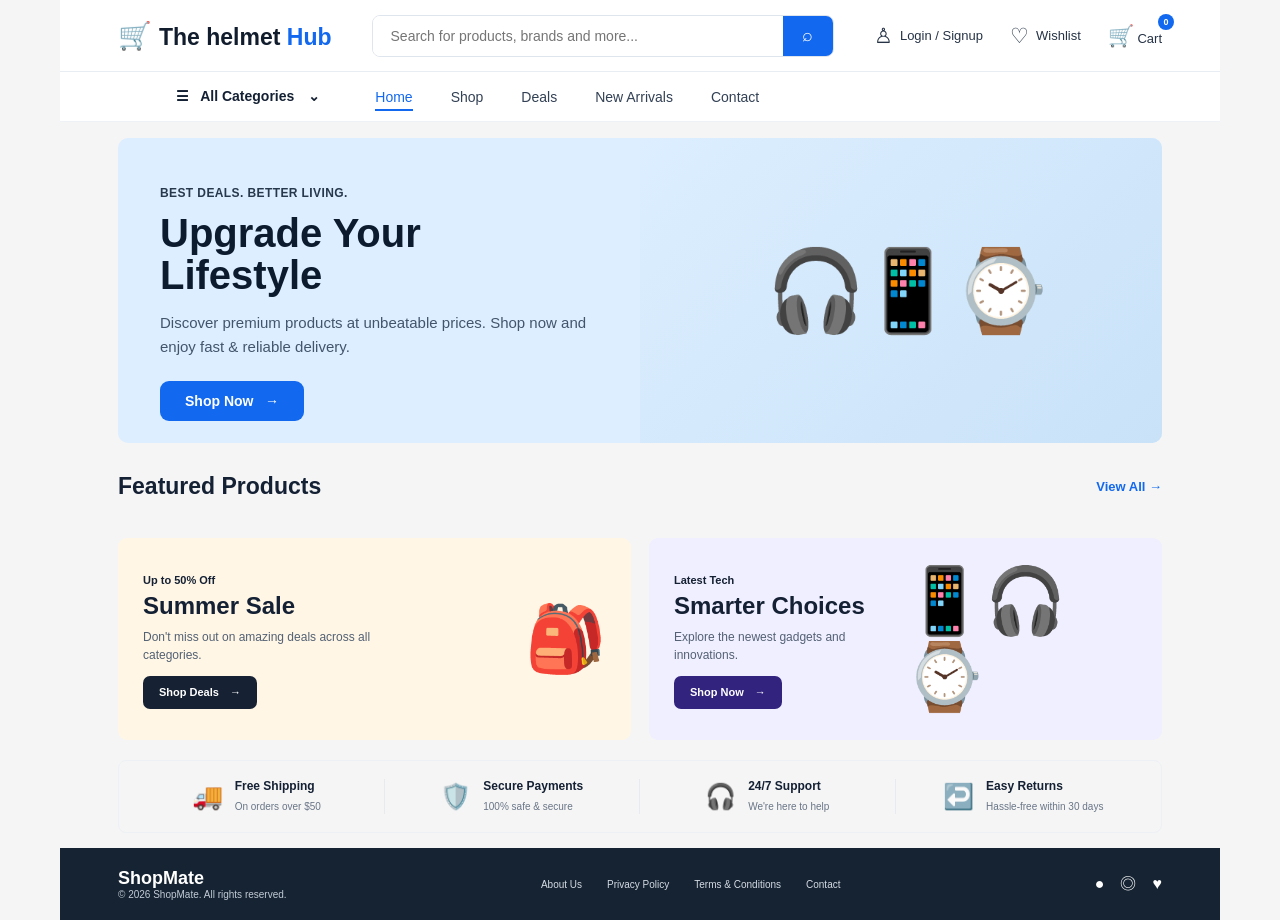
<file: index.html>
<!DOCTYPE html>
<html lang="en">

<head>
    <meta charset="UTF-8">
    <meta name="viewport" content="width=device-width, initial-scale=1.0">
    <title>The helmet Hub - Super Market - By Nasr</title>
    <link rel="stylesheet" href="CSS/style.css">
</head>

<body>

    <div class="complete-body-container">
        <!-- Aapka sara content -->
        <!-- ================= HEADER ================= -->

        <div class="display-header">
            <header class="top-header">

                <div class="logo">
                    <span class="logo-icon">🛒</span>The helmet <span>Hub</span>
                </div>

                <div class="search-box">
                    <input type="text" placeholder="Search for products, brands and more...">
                    <button class="search-btn">⌕</button>
                </div>

                <div class="header-actions">

                    <div class="header-action">
                        <span class="icon">♙</span>
                        <span>Login / Signup</span>
                    </div>

                    <div class="header-action">
                        <span class="icon">♡</span>
                        <span>Wishlist</span>
                    </div>

                    <div class="header-action cart">
                        <a href="HTML/card.html">

                            <span class="icon">🛒</span>
                            <span>Cart</span>
                            <b class="cart-count">0</b>
                        </a>
                    </div>

                </div>

            </header>

            <nav class="navigation">

                <div class="categories">
                    ☰ &nbsp; All Categories　⌄
                </div>

                <div class="nav-links">
                    <a href="index.html" class="active">Home</a>
                    <a href="#">Shop</a>
                    <a href="#">Deals</a>
                    <a href="#">New Arrivals</a>
                    <a href="#">Contact</a>
                </div>

            </nav>
        </div>





        <main class="container">

            <!-- ================= HERO ================= -->

            <section class="hero">

                <div class="hero-content">

                    <div class="hero-small-title">
                        BEST DEALS. BETTER LIVING.
                    </div>

                    <h1>
                        Upgrade Your<br>
                        Lifestyle
                    </h1>

                    <p>
                        Discover premium products at unbeatable prices.
                        Shop now and enjoy fast & reliable delivery.
                    </p>

                    <a href="#" class="shop-btn">
                        Shop Now &nbsp; →
                    </a>

                </div>

                <div class="hero-image">
                    <div class="hero-products">
                        🎧 📱 ⌚
                    </div>
                </div>

            </section>


            <!-- ================= FEATURED PRODUCTS ================= -->

            <div class="section-heading">
                <h2>Featured Products</h2>
                <a href="#" class="view-all">View All →</a>
            </div>


            <section class="products-grid">

            </section>


            <!-- ================= PROMO BANNERS ================= -->

            <section class="promos">

                <div class="promo promo-one">

                    <div class="promo-content">

                        <small>Up to 50% Off</small>

                        <h3>Summer Sale</h3>

                        <p>
                            Don't miss out on amazing deals
                            across all categories.
                        </p>

                        <a href="#" class="promo-btn">
                            Shop Deals　→
                        </a>

                    </div>

                    <div class="promo-image">
                        🎒
                    </div>

                </div>


                <div class="promo promo-two">

                    <div class="promo-content">

                        <small>Latest Tech</small>

                        <h3>Smarter Choices</h3>

                        <p>
                            Explore the newest gadgets and
                            innovations.
                        </p>

                        <a href="#" class="promo-btn">
                            Shop Now　→
                        </a>

                    </div>

                    <div class="promo-image">
                        📱🎧⌚
                    </div>

                </div>

            </section>


            <!-- ================= FEATURES ================= -->

            <section class="features">

                <div class="feature">

                    <div class="feature-icon">🚚</div>

                    <div>
                        <strong>Free Shipping</strong>
                        <span>On orders over $50</span>
                    </div>

                </div>


                <div class="feature">

                    <div class="feature-icon">🛡️</div>

                    <div>
                        <strong>Secure Payments</strong>
                        <span>100% safe & secure</span>
                    </div>

                </div>


                <div class="feature">

                    <div class="feature-icon">🎧</div>

                    <div>
                        <strong>24/7 Support</strong>
                        <span>We're here to help</span>
                    </div>

                </div>


                <div class="feature">

                    <div class="feature-icon">↩️</div>

                    <div>
                        <strong>Easy Returns</strong>
                        <span>Hassle-free within 30 days</span>
                    </div>

                </div>

            </section>

        </main>




        <!-- ================= FOOTER ================= -->

        <div class="display-footer">
            <footer>

                <div>
                    <div class="footer-logo">ShopMate</div>
                    <div class="copyright">
                        © 2026 ShopMate. All rights reserved.
                    </div>
                </div>

                <div class="footer-links">
                    <a href="#">About Us</a>
                    <a href="#">Privacy Policy</a>
                    <a href="#">Terms & Conditions</a>
                    <a href="#">Contact</a>
                </div>

                <div>
                    ●　◎　♥
                </div>

            </footer>
        </div>

    </div>

    <script src="JS/app.js"></script>
</body>

</html>
</file>
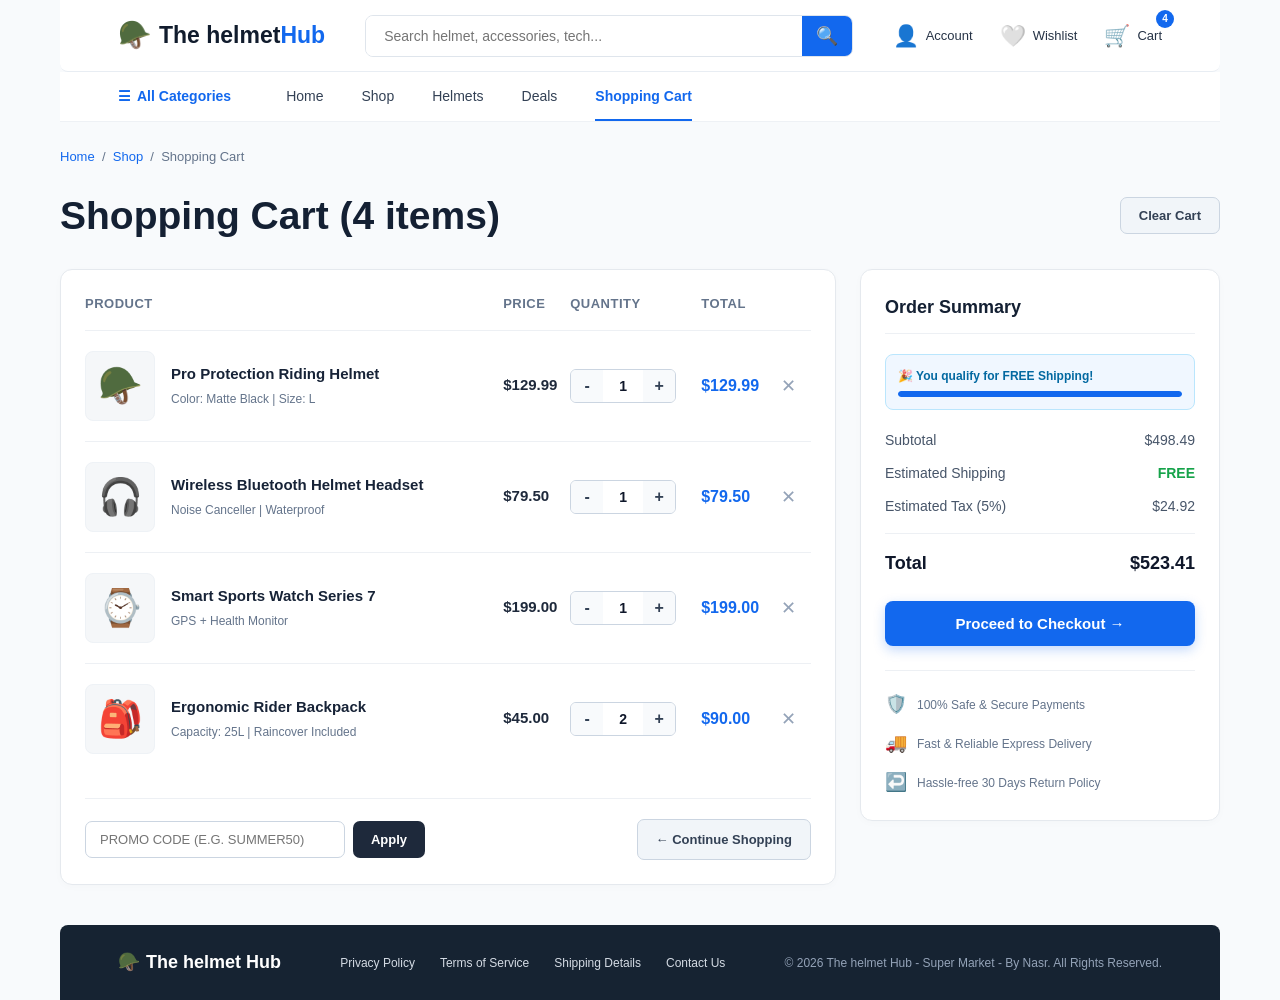
<file: democard.html>
<!DOCTYPE html>
<html lang="en">

<head>
    <meta charset="UTF-8">
    <meta name="viewport" content="width=device-width, initial-scale=1.0">
    <title>Shopping Cart - The helmet Hub - Super Market - By Nasr</title>
    <link rel="stylesheet" href="democard.css">
</head>

<body>

    <div class="complete-body-container">

        <!-- ================= HEADER ================= -->
        <header class="top-header">
            <a href="#" class="logo">
                <span class="logo-icon">🪖</span> The helmet <span>Hub</span>
            </a>

            <div class="search-box">
                <input type="text" placeholder="Search helmet, accessories, tech...">
                <button class="search-btn">🔍</button>
            </div>

            <div class="header-actions">
                <a href="#" class="header-action">
                    <span class="icon">👤</span>
                    <span>Account</span>
                </a>
                <a href="#" class="header-action">
                    <span class="icon">🤍</span>
                    <span>Wishlist</span>
                </a>
                <a href="#" class="header-action cart">
                    <span class="icon">🛒</span>
                    <span>Cart</span>
                    <span class="cart-count" id="headerCartCount">4</span>
                </a>
            </div>
        </header>

        <!-- ================= NAVIGATION ================= -->
        <nav class="navigation">
            <div class="categories">
                <span>☰</span> All Categories
            </div>
            <div class="nav-links">
                <a href="#">Home</a>
                <a href="#">Shop</a>
                <a href="#">Helmets</a>
                <a href="#">Deals</a>
                <a href="#" class="active">Shopping Cart</a>
            </div>
        </nav>

        <!-- ================= MAIN CONTENT ================= -->
        <main class="main-content">

            <div class="breadcrumb">
                <a href="#">Home</a> &nbsp;/&nbsp; <a href="#">Shop</a> &nbsp;/&nbsp; Shopping Cart
            </div>

            <div class="page-title">
                <h2>Shopping Cart (<span id="cartItemCount">4</span> items)</h2>
                <button class="btn-secondary" onclick="clearCart()" id="clearCartBtn">Clear Cart</button>
            </div>

            <!-- 2-COLUMN CART LAYOUT -->
            <div class="cart-grid" id="cartContent">

                <!-- Left Column: Items Table -->
                <div class="cart-container">
                    <table class="cart-table">
                        <thead>
                            <tr>
                                <th>Product</th>
                                <th class="hide-mobile">Price</th>
                                <th>Quantity</th>
                                <th>Total</th>
                                <th></th>
                            </tr>
                        </thead>
                        <tbody id="cartTableBody">
                            <!-- Item 1 -->
                            <tr data-id="1" data-price="129.99">
                                <td>
                                    <div class="product-info">
                                        <div class="product-img">🪖</div>
                                        <div class="product-details">
                                            <div class="title">Pro Protection Riding Helmet</div>
                                            <div class="meta">Color: Matte Black | Size: L</div>
                                        </div>
                                    </div>
                                </td>
                                <td class="unit-price hide-mobile">$129.99</td>
                                <td>
                                    <div class="qty-picker">
                                        <button class="qty-btn" onclick="updateQty(1, -1)">-</button>
                                        <input type="text" class="qty-input" value="1" readonly>
                                        <button class="qty-btn" onclick="updateQty(1, 1)">+</button>
                                    </div>
                                </td>
                                <td class="item-total">$129.99</td>
                                <td>
                                    <button class="remove-btn" onclick="removeItem(1)" title="Remove item">✕</button>
                                </td>
                            </tr>

                            <!-- Item 2 -->
                            <tr data-id="2" data-price="79.50">
                                <td>
                                    <div class="product-info">
                                        <div class="product-img">🎧</div>
                                        <div class="product-details">
                                            <div class="title">Wireless Bluetooth Helmet Headset</div>
                                            <div class="meta">Noise Canceller | Waterproof</div>
                                        </div>
                                    </div>
                                </td>
                                <td class="unit-price hide-mobile">$79.50</td>
                                <td>
                                    <div class="qty-picker">
                                        <button class="qty-btn" onclick="updateQty(2, -1)">-</button>
                                        <input type="text" class="qty-input" value="1" readonly>
                                        <button class="qty-btn" onclick="updateQty(2, 1)">+</button>
                                    </div>
                                </td>
                                <td class="item-total">$79.50</td>
                                <td>
                                    <button class="remove-btn" onclick="removeItem(2)" title="Remove item">✕</button>
                                </td>
                            </tr>

                            <!-- Item 3 -->
                            <tr data-id="3" data-price="199.00">
                                <td>
                                    <div class="product-info">
                                        <div class="product-img">⌚</div>
                                        <div class="product-details">
                                            <div class="title">Smart Sports Watch Series 7</div>
                                            <div class="meta">GPS + Health Monitor</div>
                                        </div>
                                    </div>
                                </td>
                                <td class="unit-price hide-mobile">$199.00</td>
                                <td>
                                    <div class="qty-picker">
                                        <button class="qty-btn" onclick="updateQty(3, -1)">-</button>
                                        <input type="text" class="qty-input" value="1" readonly>
                                        <button class="qty-btn" onclick="updateQty(3, 1)">+</button>
                                    </div>
                                </td>
                                <td class="item-total">$199.00</td>
                                <td>
                                    <button class="remove-btn" onclick="removeItem(3)" title="Remove item">✕</button>
                                </td>
                            </tr>

                            <!-- Item 4 -->
                            <tr data-id="4" data-price="45.00">
                                <td>
                                    <div class="product-info">
                                        <div class="product-img">🎒</div>
                                        <div class="product-details">
                                            <div class="title">Ergonomic Rider Backpack</div>
                                            <div class="meta">Capacity: 25L | Raincover Included</div>
                                        </div>
                                    </div>
                                </td>
                                <td class="unit-price hide-mobile">$45.00</td>
                                <td>
                                    <div class="qty-picker">
                                        <button class="qty-btn" onclick="updateQty(4, -1)">-</button>
                                        <input type="text" class="qty-input" value="2" readonly>
                                        <button class="qty-btn" onclick="updateQty(4, 1)">+</button>
                                    </div>
                                </td>
                                <td class="item-total">$90.00</td>
                                <td>
                                    <button class="remove-btn" onclick="removeItem(4)" title="Remove item">✕</button>
                                </td>
                            </tr>
                        </tbody>
                    </table>

                    <div class="cart-actions">
                        <div class="coupon-box">
                            <input type="text" id="couponCode" class="coupon-input"
                                placeholder="Promo code (e.g. SUMMER50)">
                            <button class="btn-apply" onclick="applyCoupon()">Apply</button>
                        </div>
                        <a href="#" class="btn-secondary">← Continue Shopping</a>
                    </div>
                </div>

                <!-- Right Column: Order Summary Card -->
                <div class="summary-card">
                    <h3 class="summary-title">Order Summary</h3>

                    <div class="shipping-progress">
                        <div class="shipping-text" id="shippingText">🎉 You qualify for FREE Shipping!</div>
                        <div class="progress-bar">
                            <div class="progress-fill" id="shippingProgress" style="width: 100%;"></div>
                        </div>
                    </div>

                    <div class="summary-row">
                        <span>Subtotal</span>
                        <span id="subtotalAmount">$498.49</span>
                    </div>

                    <div class="summary-row">
                        <span>Estimated Shipping</span>
                        <span id="shippingAmount" style="color: #16a34a; font-weight: 600;">FREE</span>
                    </div>

                    <div class="summary-row">
                        <span>Estimated Tax (5%)</span>
                        <span id="taxAmount">$24.92</span>
                    </div>

                    <div class="summary-row discount" id="discountRow" style="display: none;">
                        <span>Discount (SUMMER50)</span>
                        <span id="discountAmount">-$0.00</span>
                    </div>

                    <div class="summary-divider"></div>

                    <div class="summary-total">
                        <span>Total</span>
                        <span id="grandTotal">$523.41</span>
                    </div>

                    <button class="btn-checkout" onclick="checkout()">Proceed to Checkout →</button>

                    <div class="trust-badges">
                        <div class="trust-item">
                            <span class="trust-icon">🛡️</span>
                            <span>100% Safe & Secure Payments</span>
                        </div>
                        <div class="trust-item">
                            <span class="trust-icon">🚚</span>
                            <span>Fast & Reliable Express Delivery</span>
                        </div>
                        <div class="trust-item">
                            <span class="trust-icon">↩️</span>
                            <span>Hassle-free 30 Days Return Policy</span>
                        </div>
                    </div>
                </div>

            </div>

            <!-- EMPTY CART STATE -->
            <div class="empty-cart-state" id="emptyCartState">
                <div class="empty-cart-icon">🛒</div>
                <h3>Your Cart is Currently Empty</h3>
                <p>Looks like you haven't added any premium products to your cart yet.</p>
                <a href="#" class="btn-checkout" style="display: inline-block; width: auto; padding: 12px 28px;">Start
                    Shopping Now</a>
            </div>

        </main>

        <!-- ================= FOOTER ================= -->
        <footer>
            <div class="footer-logo">
                <span>🪖</span> The helmet Hub
            </div>
            <div class="footer-links">
                <a href="#">Privacy Policy</a>
                <a href="#">Terms of Service</a>
                <a href="#">Shipping Details</a>
                <a href="#">Contact Us</a>
            </div>
            <div class="copyright">
                © 2026 The helmet Hub - Super Market - By Nasr. All Rights Reserved.
            </div>
        </footer>

    </div>

</body>

</html>
</file>
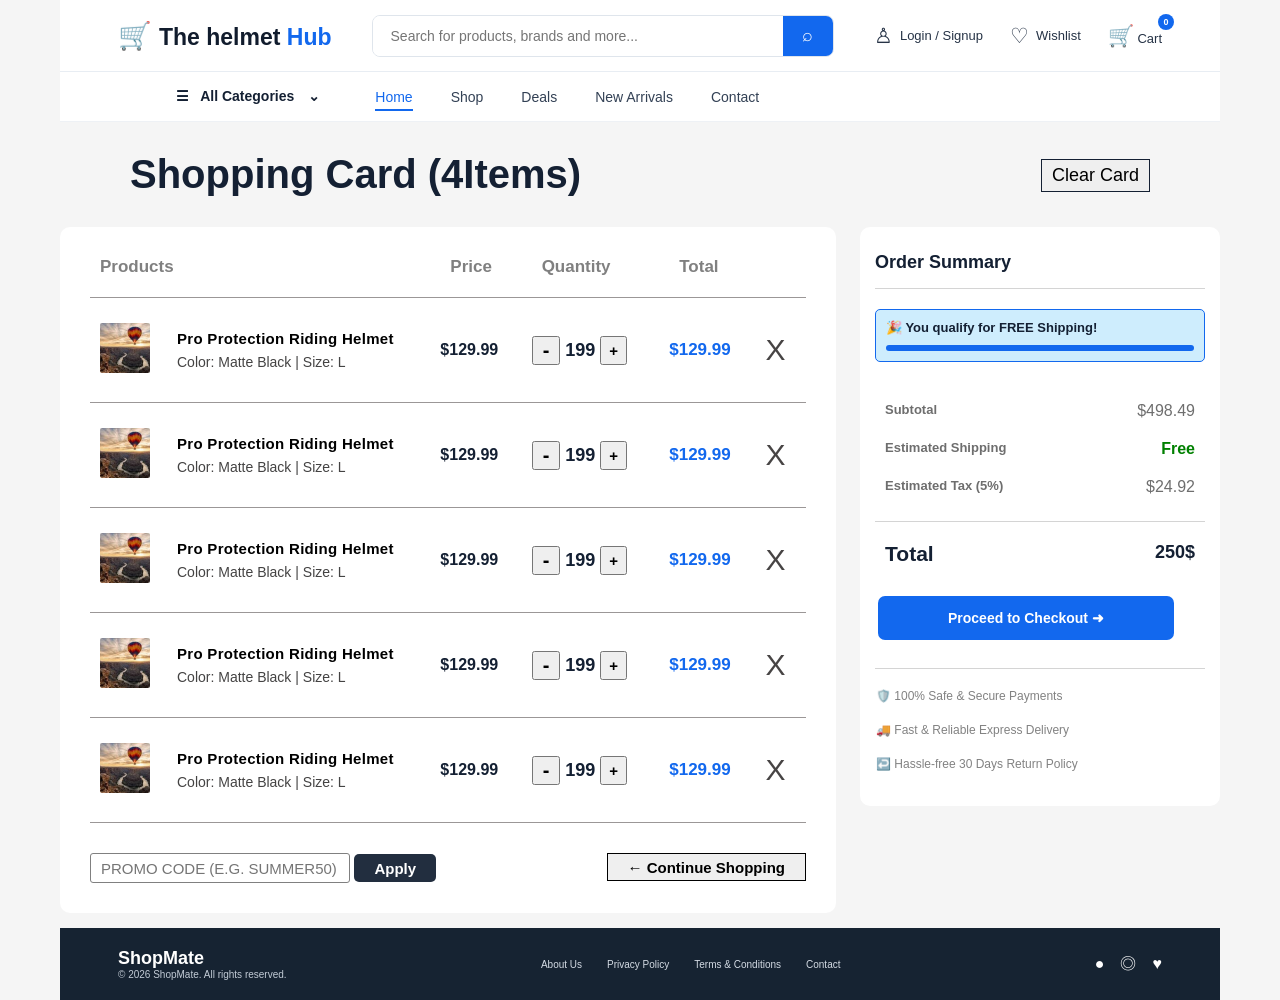
<file: Card/card.html>
<!DOCTYPE html>
<html lang="en">

<head>
    <meta charset="UTF-8">
    <meta name="viewport" content="width=device-width, initial-scale=1.0">
    <title>Shopping Cart - The helmet Hub - Super Market - By Nasr</title>
    <link rel="stylesheet" href="../style.css">
    <link rel="stylesheet" href="card.css">
</head>

<body>

    <div class="all-container">


        <div class="display-header"></div>


        <!-- Real Content -->

        <main>

            <div class="heading-of-shopping-card-container">
                <div class="heading-of-shopping-card">Shopping Card (<span class="total-item">4</span>Items)</div>
                <div class="btn-of-shopping-card">
                    <button>Clear Card</button>
                </div>
            </div>

            <div class="all-cards-detail-container">
                <div class="actual-cards">
                    <table>
                        <thead>
                            <tr>
                                <th style="width: 400px;">Products</th>
                                <th style="width: 100px;">Price</th>
                                <th style="width: 150px;">Quantity</th>
                                <th style="width: 100px;">Total</th>
                                <th style="width: 50px;"></th>
                            </tr>
                        </thead>
                        <tbody>
                            <tr class="complete-row">
                                <td>
                                    <div class="item-img-detail">
                                        <div>
                                            <img class="item-img" src="../images/img.png" alt="Images">
                                        </div>
                                        <div>
                                            <h2 class="item-name">Pro Protection Riding Helmet</h2>
                                            <p class="item-name-color">Color: Matte Black | Size: L</p>
                                        </div>
                                    </div>
                                </td>
                                <td id="price">$129.99</td>
                                <td>
                                    <div id="item-number">
                                        <button id="minus-btn">-</button>
                                        <p id="actual-item-number">199</p>
                                        <button id="plus-btn">+</button>
                                    </div>
                                </td>
                                <td id="total-price">$129.99</td>
                                <td id="delete-btn"><button>X</button></td>
                            </tr>
                            <tr class="complete-row">
                                <td>
                                    <div class="item-img-detail">
                                        <div>
                                            <img class="item-img" src="../images/img.png" alt="Images">
                                        </div>
                                        <div>
                                            <h2 class="item-name">Pro Protection Riding Helmet</h2>
                                            <p class="item-name-color">Color: Matte Black | Size: L</p>
                                        </div>
                                    </div>
                                </td>
                                <td id="price">$129.99</td>
                                <td>
                                    <div id="item-number">
                                        <button id="minus-btn">-</button>
                                        <p id="actual-item-number">199</p>
                                        <button id="plus-btn">+</button>
                                    </div>
                                </td>
                                <td id="total-price">$129.99</td>
                                <td id="delete-btn"><button>X</button></td>
                            </tr>
                            <tr class="complete-row">
                                <td>
                                    <div class="item-img-detail">
                                        <div>
                                            <img class="item-img" src="../images/img.png" alt="Images">
                                        </div>
                                        <div>
                                            <h2 class="item-name">Pro Protection Riding Helmet</h2>
                                            <p class="item-name-color">Color: Matte Black | Size: L</p>
                                        </div>
                                    </div>
                                </td>
                                <td id="price">$129.99</td>
                                <td>
                                    <div id="item-number">
                                        <button id="minus-btn">-</button>
                                        <p id="actual-item-number">199</p>
                                        <button id="plus-btn">+</button>
                                    </div>
                                </td>
                                <td id="total-price">$129.99</td>
                                <td id="delete-btn"><button>X</button></td>
                            </tr>
                            <tr class="complete-row">
                                <td>
                                    <div class="item-img-detail">
                                        <div>
                                            <img class="item-img" src="../images/img.png" alt="Images">
                                        </div>
                                        <div>
                                            <h2 class="item-name">Pro Protection Riding Helmet</h2>
                                            <p class="item-name-color">Color: Matte Black | Size: L</p>
                                        </div>
                                    </div>
                                </td>
                                <td id="price">$129.99</td>
                                <td>
                                    <div id="item-number">
                                        <button id="minus-btn">-</button>
                                        <p id="actual-item-number">199</p>
                                        <button id="plus-btn">+</button>
                                    </div>
                                </td>
                                <td id="total-price">$129.99</td>
                                <td id="delete-btn"><button>X</button></td>
                            </tr>
                            <tr class="complete-row">
                                <td>
                                    <div class="item-img-detail">
                                        <div>
                                            <img class="item-img" src="../images/img.png" alt="Images">
                                        </div>
                                        <div>
                                            <h2 class="item-name">Pro Protection Riding Helmet</h2>
                                            <p class="item-name-color">Color: Matte Black | Size: L</p>
                                        </div>
                                    </div>
                                </td>
                                <td id="price">$129.99</td>
                                <td>
                                    <div id="item-number">
                                        <button id="minus-btn">-</button>
                                        <p id="actual-item-number">199</p>
                                        <button id="plus-btn">+</button>
                                    </div>
                                </td>
                                <td id="total-price">$129.99</td>
                                <td id="delete-btn"><button>X</button></td>
                            </tr>
                        </tbody>
                    </table>


                    <div class="actual-cards-bottom">
                        <div class="input">
                            <input type="text" placeholder="PROMO CODE (E.G. SUMMER50)">
                            <button>Apply</button>
                        </div>
                        <div class="back-to-shopping">
                            <a href="../index.html">
                                <button>← Continue Shopping</button>
                            </a>
                        </div>
                    </div>
                </div>

                <div class="card-detail-summary">
                    <h2 id="Order-Summary">Order Summary</h2>
                    <p class="line"></p>

                    <div class="shipping-offer-conainer">
                        <div class="shipping-offer-para">🎉 You qualify for FREE Shipping!</div>
                        <p class="shipping-offer-percent-line"></p>
                    </div>

                    <div class="order-summary-price-things-container order-summary-price-things-container-first">
                        <h3 class="order-summary-price-things">Subtotal</h3>
                        <p class="order-summary-price-things-price">$498.49</p>
                    </div>
                    <div class="order-summary-price-things-container">
                        <h3 class="order-summary-price-things">Estimated Shipping</h3>
                        <p class="order-summary-price-things-price order-summary-price-things-price-second">Free</p>
                    </div>
                    <div class="order-summary-price-things-container">
                        <h3 class="order-summary-price-things">Estimated Tax (5%)</h3>
                        <p class="order-summary-price-things-price">$24.92</p>
                    </div>

                    <p class="line"></p>

                    <div class="total-price">
                        <h3>Total</h3>
                        <p>250$</p>
                    </div>

                    <div class="proceed-check-btn-container">
                        <button>Proceed to Checkout ➜</button>
                    </div>

                    <p class="line"></p>

                    <div class="feature-para-container">
                        <p>🛡️ 100% Safe & Secure Payments</p>
                        <p>🚚 Fast & Reliable Express Delivery</p>
                        <p>↩️ Hassle-free 30 Days Return Policy</p>
                    </div>
                </div>
            </div>


        </main>

        <!-- This is the footer -->

        <div class="display-footer"></div>
    </div>

    <script src="card.js"></script>
</body>

</html>
</file>
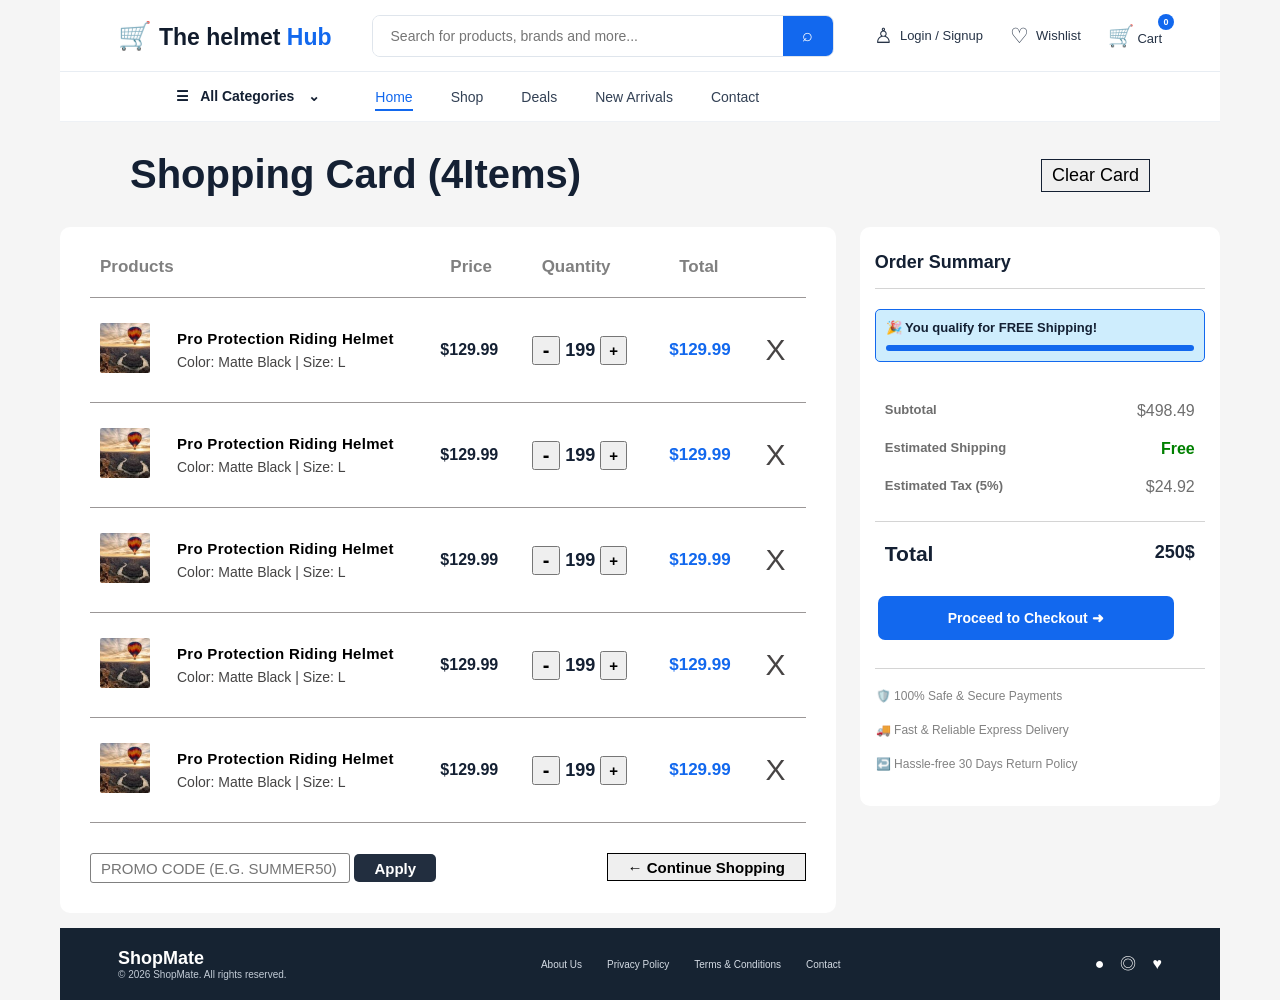
<file: HTML/card.html>
<!DOCTYPE html>
<html lang="en">

<head>
    <meta charset="UTF-8">
    <meta name="viewport" content="width=device-width, initial-scale=1.0">
    <title>Shopping Cart - The helmet Hub - Super Market - By Nasr</title>
    <link rel="stylesheet" href="../CSS/style.css">
    <link rel="stylesheet" href="../CSS/card.css">
</head>

<body>

    <div class="all-container">


        <div class="display-header"></div>


        <!-- Real Content -->

        <main>

            <div class="heading-of-shopping-card-container">
                <div class="heading-of-shopping-card">Shopping Card (<span class="total-item">4</span>Items)</div>
                <div class="btn-of-shopping-card">
                    <button>Clear Card</button>
                </div>
            </div>

            <div class="all-cards-detail-container">
                <div class="actual-cards">
                    <table>
                        <thead>
                            <tr>
                                <th style="width: 400px;">Products</th>
                                <th style="width: 100px;">Price</th>
                                <th style="width: 150px;">Quantity</th>
                                <th style="width: 100px;">Total</th>
                                <th style="width: 50px;"></th>
                            </tr>
                        </thead>
                        <tbody>
                            <tr class="complete-row">
                                <td>
                                    <div class="item-img-detail">
                                        <div>
                                            <img class="item-img" src="../images/img.png" alt="Images">
                                        </div>
                                        <div>
                                            <h2 class="item-name">Pro Protection Riding Helmet</h2>
                                            <p class="item-name-color">Color: Matte Black | Size: L</p>
                                        </div>
                                    </div>
                                </td>
                                <td id="price">$129.99</td>
                                <td>
                                    <div id="item-number">
                                        <button id="minus-btn">-</button>
                                        <p id="actual-item-number">199</p>
                                        <button id="plus-btn">+</button>
                                    </div>
                                </td>
                                <td id="total-price">$129.99</td>
                                <td id="delete-btn"><button>X</button></td>
                            </tr>
                            <tr class="complete-row">
                                <td>
                                    <div class="item-img-detail">
                                        <div>
                                            <img class="item-img" src="../images/img.png" alt="Images">
                                        </div>
                                        <div>
                                            <h2 class="item-name">Pro Protection Riding Helmet</h2>
                                            <p class="item-name-color">Color: Matte Black | Size: L</p>
                                        </div>
                                    </div>
                                </td>
                                <td id="price">$129.99</td>
                                <td>
                                    <div id="item-number">
                                        <button id="minus-btn">-</button>
                                        <p id="actual-item-number">199</p>
                                        <button id="plus-btn">+</button>
                                    </div>
                                </td>
                                <td id="total-price">$129.99</td>
                                <td id="delete-btn"><button>X</button></td>
                            </tr>
                            <tr class="complete-row">
                                <td>
                                    <div class="item-img-detail">
                                        <div>
                                            <img class="item-img" src="../images/img.png" alt="Images">
                                        </div>
                                        <div>
                                            <h2 class="item-name">Pro Protection Riding Helmet</h2>
                                            <p class="item-name-color">Color: Matte Black | Size: L</p>
                                        </div>
                                    </div>
                                </td>
                                <td id="price">$129.99</td>
                                <td>
                                    <div id="item-number">
                                        <button id="minus-btn">-</button>
                                        <p id="actual-item-number">199</p>
                                        <button id="plus-btn">+</button>
                                    </div>
                                </td>
                                <td id="total-price">$129.99</td>
                                <td id="delete-btn"><button>X</button></td>
                            </tr>
                            <tr class="complete-row">
                                <td>
                                    <div class="item-img-detail">
                                        <div>
                                            <img class="item-img" src="../images/img.png" alt="Images">
                                        </div>
                                        <div>
                                            <h2 class="item-name">Pro Protection Riding Helmet</h2>
                                            <p class="item-name-color">Color: Matte Black | Size: L</p>
                                        </div>
                                    </div>
                                </td>
                                <td id="price">$129.99</td>
                                <td>
                                    <div id="item-number">
                                        <button id="minus-btn">-</button>
                                        <p id="actual-item-number">199</p>
                                        <button id="plus-btn">+</button>
                                    </div>
                                </td>
                                <td id="total-price">$129.99</td>
                                <td id="delete-btn"><button>X</button></td>
                            </tr>
                            <tr class="complete-row">
                                <td>
                                    <div class="item-img-detail">
                                        <div>
                                            <img class="item-img" src="../images/img.png" alt="Images">
                                        </div>
                                        <div>
                                            <h2 class="item-name">Pro Protection Riding Helmet</h2>
                                            <p class="item-name-color">Color: Matte Black | Size: L</p>
                                        </div>
                                    </div>
                                </td>
                                <td id="price">$129.99</td>
                                <td>
                                    <div id="item-number">
                                        <button id="minus-btn">-</button>
                                        <p id="actual-item-number">199</p>
                                        <button id="plus-btn">+</button>
                                    </div>
                                </td>
                                <td id="total-price">$129.99</td>
                                <td id="delete-btn"><button>X</button></td>
                            </tr>
                        </tbody>
                    </table>


                    <div class="actual-cards-bottom">
                        <div class="input">
                            <input type="text" placeholder="PROMO CODE (E.G. SUMMER50)">
                            <button>Apply</button>
                        </div>
                        <div class="back-to-shopping">
                            <a href="../index.html">
                                <button>← Continue Shopping</button>
                            </a>
                        </div>
                    </div>
                </div>

                <div class="card-detail-summary">
                    <h2 id="Order-Summary">Order Summary</h2>
                    <p class="line"></p>

                    <div class="shipping-offer-conainer">
                        <div class="shipping-offer-para">🎉 You qualify for FREE Shipping!</div>
                        <p class="shipping-offer-percent-line"></p>
                    </div>

                    <div class="order-summary-price-things-container order-summary-price-things-container-first">
                        <h3 class="order-summary-price-things">Subtotal</h3>
                        <p class="order-summary-price-things-price">$498.49</p>
                    </div>
                    <div class="order-summary-price-things-container">
                        <h3 class="order-summary-price-things">Estimated Shipping</h3>
                        <p class="order-summary-price-things-price order-summary-price-things-price-second">Free</p>
                    </div>
                    <div class="order-summary-price-things-container">
                        <h3 class="order-summary-price-things">Estimated Tax (5%)</h3>
                        <p class="order-summary-price-things-price">$24.92</p>
                    </div>

                    <p class="line"></p>

                    <div class="total-price">
                        <h3>Total</h3>
                        <p>250$</p>
                    </div>

                    <div class="proceed-check-btn-container">
                        <button>Proceed to Checkout ➜</button>
                    </div>

                    <p class="line"></p>

                    <div class="feature-para-container">
                        <p>🛡️ 100% Safe & Secure Payments</p>
                        <p>🚚 Fast & Reliable Express Delivery</p>
                        <p>↩️ Hassle-free 30 Days Return Policy</p>
                    </div>
                </div>
            </div>


        </main>

        <!-- This is the footer -->

        <div class="display-footer"></div>
    </div>

    <script src="../JS/card.js"></script>
</body>

</html>
</file>
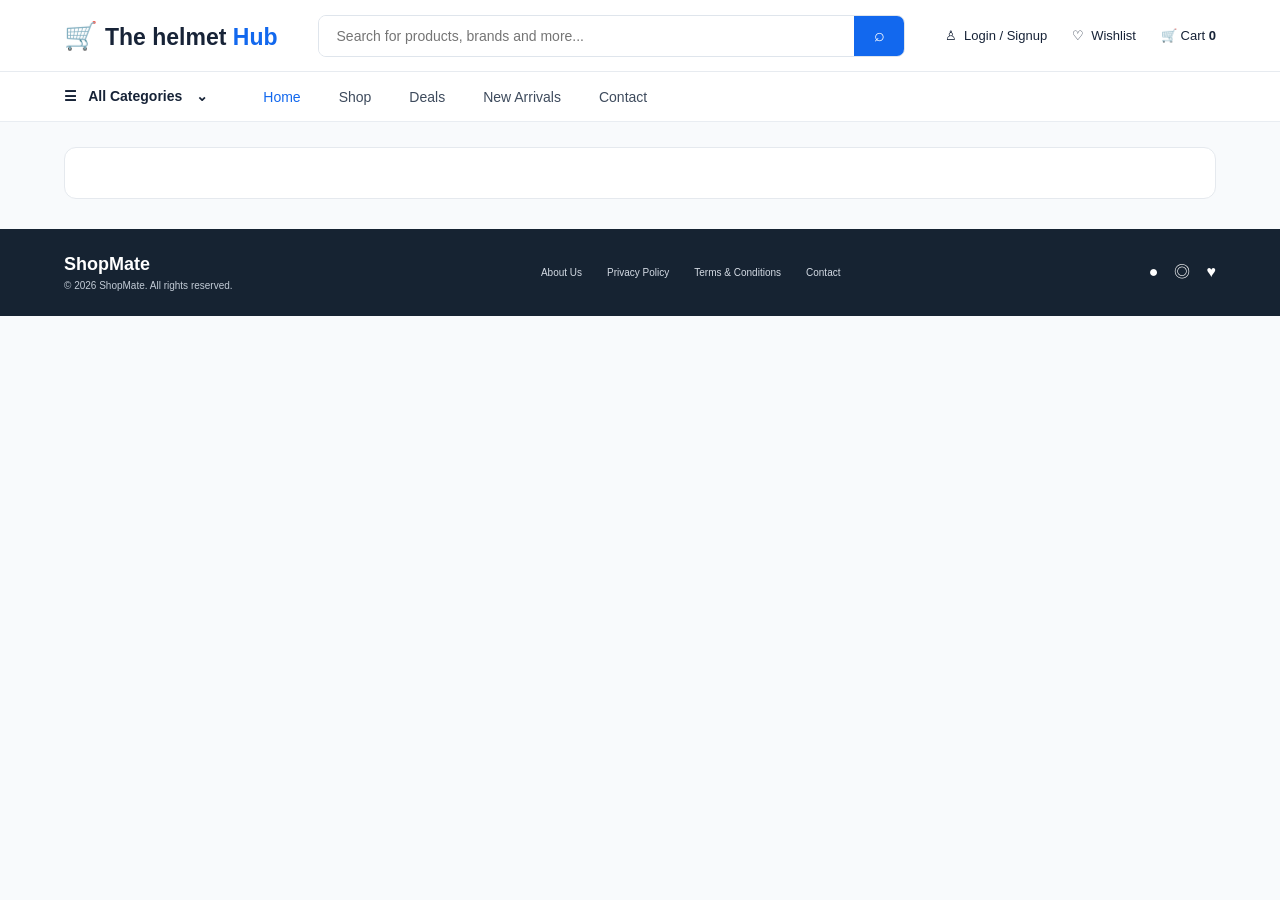
<file: HTML/product-detail.html>
<!DOCTYPE html>
<html lang="en">

<head>
    <meta charset="UTF-8">
    <meta name="viewport" content="width=device-width, initial-scale=1.0">
    <title>Product Detail - ShopMate</title>

    <link rel="stylesheet" href="../CSS/product-detail.css">


</head>

<body>

    <!-- ================= HEADER ================= -->

    <div class="display-header"></div>






    <!-- ================= PRODUCT ================= -->

    <main class="container">

        <!-- Breadcrumb -->

        <div class="breadcrumb">
            <!-- <a href="#">Home</a>
            &nbsp; / &nbsp;
            <a href="#">Electronics</a>
            &nbsp; / &nbsp;
            iPhone 15 Pro -->
        </div>


        <section class="product-detail">



        </section>

    </main>


    <!-- ================= FOOTER ================= -->
    <div class="display-footer"></div>


    <script src="../JS/product-detail.js"></script>
</body>

</html>
</file>
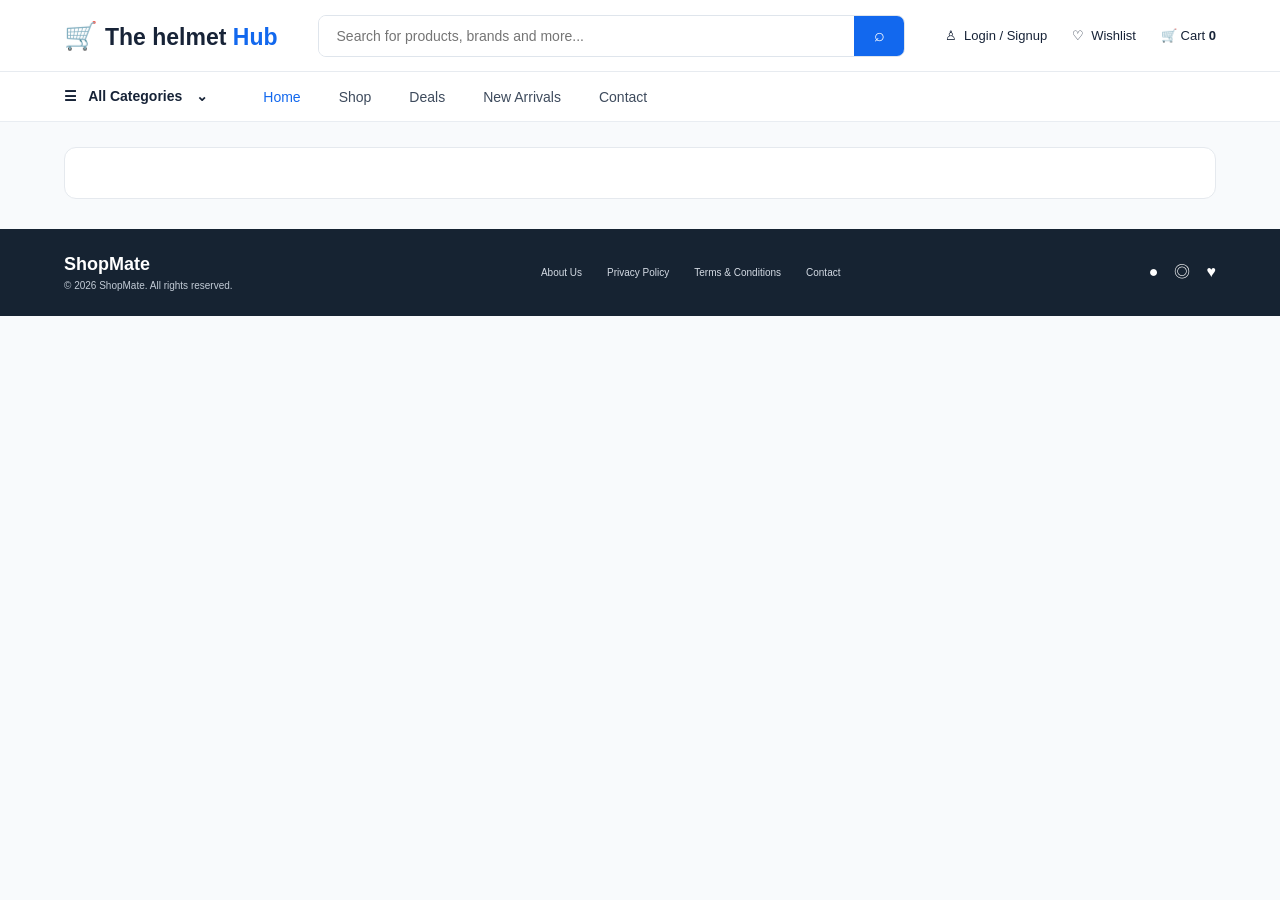
<file: Product Detail/product-detail.html>
<!DOCTYPE html>
<html lang="en">

<head>
    <meta charset="UTF-8">
    <meta name="viewport" content="width=device-width, initial-scale=1.0">
    <title>Product Detail - ShopMate</title>

    <link rel="stylesheet" href="product-detail.css">


</head>

<body>

    <!-- ================= HEADER ================= -->

    <div class="display-header"></div>






    <!-- ================= PRODUCT ================= -->

    <main class="container">

        <!-- Breadcrumb -->

        <div class="breadcrumb">
            <!-- <a href="#">Home</a>
            &nbsp; / &nbsp;
            <a href="#">Electronics</a>
            &nbsp; / &nbsp;
            iPhone 15 Pro -->
        </div>


        <section class="product-detail">



        </section>

    </main>


    <!-- ================= FOOTER ================= -->
    <div class="display-footer"></div>


    <script src="product-detail.js"></script>
</body>

</html>
</file>
<file: CSS/style.css>
* {
            margin: 0;
            padding: 0;
            box-sizing: border-box;
        }

        body {
            font-family: Arial, Helvetica, sans-serif;
            background-color: #F5F5F5;

            color: #142033;
            margin: 0;
        }

        .complete-body-container {
            max-width: 1200px;
            margin: 0 auto;
            padding: 0 20px;
        }

        a {
            text-decoration: none;
            color: inherit;
        }

        /* ================= HEADER ================= */

        .top-header {
            height: 72px;
            border-bottom: 1px solid #e8edf3;
            display: flex;
            align-items: center;
            padding: 0 5%;
            gap: 40px;
            background: #fff;
        }

        .logo {
            font-size: 23px;
            font-weight: 700;
            color: #111c2d;
            white-space: nowrap;
        }

        .logo span {
            color: #1268ee;
        }

        .logo-icon {
            color: #1268ee;
            font-size: 27px;
            margin-right: 7px;
        }

        .search-box {
            flex: 1;
            max-width: 600px;
            height: 42px;
            border: 1px solid #dfe5ec;
            border-radius: 8px;
            display: flex;
            overflow: hidden;
            background: #fff;
        }

        .search-box input {
            flex: 1;
            border: none;
            outline: none;
            padding: 0 18px;
            font-size: 14px;
            color: #555;
        }

        .search-btn {
            width: 50px;
            border: none;
            background: #1268ee;
            color: white;
            font-size: 18px;
        }

        .header-actions {
            display: flex;
            align-items: center;
            gap: 27px;
            margin-left: auto;
        }

        .header-action {
            font-size: 13px;
            color: #263346;
            display: flex;
            align-items: center;
            gap: 7px;
            white-space: nowrap;
        }

        .header-action .icon {
            font-size: 21px;
        }

        .cart {
            position: relative;
        }

        .cart-count {
            position: absolute;
            top: -10px;
            right: -12px;
            background: #1268ee;
            color: #fff;
            font-size: 9px;
            width: 16px;
            height: 16px;
            border-radius: 50%;
            display: flex;
            align-items: center;
            justify-content: center;
        }

        /* ================= NAVIGATION ================= */

        .navigation {
            height: 50px;
            display: flex;
            align-items: center;
            padding: 10px 10%;
            gap: 55px;
            background-color: white;
            border-bottom: 1px solid #eef1f5;
        }

        .categories {
            font-weight: 600;
            font-size: 14px;
        }

        .nav-links {
            display: flex;
            gap: 38px;
            height: 100%;
            align-items: center;
        }

        .nav-links a {
            font-size: 14px;
            color: #334155;
            height: 100%;
            display: flex;
            align-items: center;
            position: relative;
        }

        .nav-links a.active {
            color: #1268ee;
        }

        .nav-links a.active::after {
            content: "";
            position: absolute;
            bottom: 0;
            left: 0;
            right: 0;
            height: 2px;
            background: #1268ee;
        }

        /* ================= MAIN ================= */

        .container {
            width: 90%;
            max-width: 1250px;
            margin: auto;
        }

        /* ================= HERO ================= */

        .hero {
            margin-top: 16px;
            height: 305px;
            border-radius: 10px;
            overflow: hidden;
            background: #dceeff;
            display: flex;
            position: relative;
        }

        .hero-content {
            width: 50%;
            padding: 48px 42px;
            z-index: 2;
        }

        .hero-small-title {
            font-size: 12px;
            font-weight: 700;
            letter-spacing: .4px;
            margin-bottom: 12px;
            color: #27384d;
        }

        .hero h1 {
            font-size: 40px;
            line-height: 1.05;
            margin-bottom: 15px;
            color: #0c1b2e;
        }

        .hero p {
            font-size: 15px;
            line-height: 1.6;
            color: #43556b;
            margin-bottom: 22px;
        }

        .shop-btn {
            display: inline-block;
            background: #1268ee;
            color: #fff;
            padding: 12px 25px;
            border-radius: 9px;
            font-size: 14px;
            font-weight: 600;
        }

        .hero-image {
            width: 50%;
            height: 100%;
            display: flex;
            align-items: center;
            justify-content: center;
            font-size: 105px;
            background: linear-gradient(135deg, #dceeff, #c9e2f8);
        }

        .hero-products {
            font-size: 80px;
            letter-spacing: -15px;
        }

        /* ================= FEATURED PRODUCTS ================= */

        .section-heading {
            display: flex;
            align-items: center;
            justify-content: space-between;
            margin: 30px 0 18px;
        }

        .section-heading h2 {
            font-size: 23px;
            color: #142033;
        }

        .view-all {
            color: #1268ee;
            font-size: 13px;
            font-weight: 600;
        }

        .products-grid {
            display: grid;
            grid-template-columns: repeat(4, 1fr);
            gap: 16px;
            max-width: 1200px;
            margin: 0 auto;
        }

        .product-card {
            border: 1px solid #e5e9ee;
            border-radius: 9px;
            padding: 10px;
            background: #fff;
            transition: .2s ease;
        }

        .product-card:hover {
            box-shadow: 0 7px 22px rgba(20, 32, 51, .09);
            transform: translateY(-2px);
        }

        .product-image {
            height: 155px;
            background: #f5f7f9;
            border-radius: 8px;
            display: flex;
            align-items: center;
            justify-content: center;
            font-size: 70px;
            position: relative;
            margin-bottom: 12px;
        }

        .product-image img {
            width: 200px;
        }

        .badge {
            position: absolute;
            top: 7px;
            left: 7px;
            background: #1268ee;
            color: white;
            border-radius: 7px;
            padding: 5px 9px;
            font-size: 10px;
            font-weight: 600;
        }

        .badge.sale {
            background: #f04f5f;
        }

        .badge.new {
            background: #159a73;
        }

        .product-name {
            font-size: 13px;
            font-weight: 600;
            margin-bottom: 8px;
            color: #172337;
        }

        .rating {
            color: #f5ae00;
            font-size: 13px;
            margin-bottom: 8px;
        }

        .rating span {
            color: #657286;
            font-size: 11px;
            margin-left: 4px;
        }

        .price {
            color: #1268ee;
            font-size: 15px;
            font-weight: 700;
            margin-bottom: 10px;
        }

        .old-price {
            color: #a4abb5;
            font-size: 12px;
            font-weight: normal;
            text-decoration: line-through;
            margin-left: 5px;
        }

        .add-cart {
            display: block;
            width: 100%;
            border: none;
            background: #1268ee;
            color: white;
            padding: 10px;
            border-radius: 7px;
            font-size: 12px;
            font-weight: 600;
            text-align: center;
        }

        /* ================= PROMO ================= */

        .promos {
            display: grid;
            grid-template-columns: 1fr 1fr;
            gap: 18px;
            margin-top: 20px;
        }

        .promo {
            min-height: 155px;
            border-radius: 9px;
            padding: 25px;
            display: flex;
            justify-content: space-between;
            align-items: center;
            overflow: hidden;
        }

        .promo-one {
            background: #fff6e5;
        }

        .promo-two {
            background: #f0efff;
        }

        .promo-content {
            max-width: 55%;
        }

        .promo small {
            font-size: 11px;
            font-weight: 700;
        }

        .promo h3 {
            font-size: 24px;
            margin: 4px 0 8px;
        }

        .promo p {
            font-size: 12px;
            line-height: 1.5;
            color: #536174;
            margin-bottom: 12px;
        }

        .promo-btn {
            display: inline-block;
            background: #162234;
            color: white;
            padding: 9px 16px;
            border-radius: 7px;
            font-size: 11px;
            font-weight: 600;
        }

        .promo-two .promo-btn {
            background: #31237e;
        }

        .promo-image {
            font-size: 65px;
        }

        /* ================= FEATURES ================= */

        .features {
            margin-top: 20px;
            border: 1px solid #edf0f4;
            border-radius: 8px;
            display: grid;
            grid-template-columns: repeat(4, 1fr);
            padding: 18px 10px;
        }

        .feature {
            display: flex;
            align-items: center;
            justify-content: center;
            gap: 12px;
            border-right: 1px solid #e7ebef;
        }

        .feature:last-child {
            border-right: none;
        }

        .feature-icon {
            font-size: 25px;
        }

        .feature strong {
            display: block;
            font-size: 12px;
            margin-bottom: 3px;
        }

        .feature span {
            font-size: 10px;
            color: #697587;
        }

        /* ================= FOOTER ================= */

        footer {
            margin-top: 15px;
            background: #162332;
            color: white;
            padding: 20px 5%;
            display: flex;
            justify-content: space-between;
            align-items: center;
        }

        .footer-logo {
            font-size: 18px;
            font-weight: 700;
        }

        .footer-links {
            display: flex;
            gap: 25px;
        }

        .footer-links a {
            font-size: 10px;
            color: #d4dbe4;
        }

        .copyright {
            font-size: 10px;
            color: #c2cbd6;
        }

        /* ================= RESPONSIVE ================= */

        @media (max-width: 1000px) {
            .top-header {
                gap: 20px;
            }

            .header-actions {
                gap: 12px;
            }

            .products-grid {
                grid-template-columns: repeat(3, 1fr);
            }

            .hero-content {
                width: 55%;
            }

            .hero-image {
                width: 45%;
            }
        }

        @media (max-width: 700px) {
            .top-header {
                height: auto;
                padding: 15px 5%;
                flex-wrap: wrap;
            }

            .search-box {
                order: 3;
                flex-basis: 100%;
                max-width: none;
            }

            .header-actions {
                margin-left: auto;
            }

            .navigation {
                gap: 20px;
                overflow-x: auto;
            }

            .nav-links {
                gap: 20px;
            }

            .hero {
                height: auto;
                min-height: 430px;
                flex-direction: column;
            }

            .hero-content {
                width: 100%;
                padding: 35px 25px;
            }

            .hero-image {
                width: 100%;
                height: 180px;
            }

            .products-grid {

                grid-template-columns: repeat(2, 1fr);
            }

            .promos {
                grid-template-columns: 1fr;
            }

            .features {
                grid-template-columns: 1fr 1fr;
                gap: 20px;
            }

            .feature {
                border-right: none;
            }

            footer {
                flex-direction: column;
                gap: 15px;
                text-align: center;
            }
        }

        @media (max-width: 450px) {
            .products-grid {
                grid-template-columns: 1fr;
            }

            .features {
                grid-template-columns: 1fr;
            }

            .hero h1 {
                font-size: 32px;
            }

            .header-action span:not(.icon) {
                display: none;
            }
        }
</file>
<file: democard.css>
* {
    margin: 0;
    padding: 0;
    box-sizing: border-box;
}


body {
    font-family: Arial, Helvetica, sans-serif;
    background: #f8fafc;
    color: #142033;
    margin: 0;
    line-height: 1.5;
}

.complete-body-container {
    max-width: 1200px;
    margin: 0 auto;
    padding: 0 20px;
    min-height: 100vh;
    display: flex;
    flex-direction: column;
}

a {
    text-decoration: none;
    color: inherit;
}

button {
    cursor: pointer;
    font-family: inherit;
}

/* ================= HEADER ================= */
.top-header {
    height: 72px;
    border-bottom: 1px solid #e8edf3;
    display: flex;
    align-items: center;
    padding: 0 5%;
    gap: 40px;
    background: #fff;
    border-radius: 0 0 8px 8px;
}

.logo {
    font-size: 23px;
    font-weight: 700;
    color: #111c2d;
    white-space: nowrap;
    display: flex;
    align-items: center;
}

.logo span {
    color: #1268ee;
}

.logo-icon {
    color: #1268ee;
    font-size: 27px;
    margin-right: 7px;
}

.search-box {
    flex: 1;
    max-width: 600px;
    height: 42px;
    border: 1px solid #dfe5ec;
    border-radius: 8px;
    display: flex;
    overflow: hidden;
    background: #fff;
}

.search-box input {
    flex: 1;
    border: none;
    outline: none;
    padding: 0 18px;
    font-size: 14px;
    color: #555;
}

.search-btn {
    width: 50px;
    border: none;
    background: #1268ee;
    color: white;
    font-size: 18px;
    transition: background 0.2s;
}

.search-btn:hover {
    background: #0e52bf;
}

.header-actions {
    display: flex;
    align-items: center;
    gap: 27px;
    margin-left: auto;
}

.header-action {
    font-size: 13px;
    color: #263346;
    display: flex;
    align-items: center;
    gap: 7px;
    white-space: nowrap;
    transition: color 0.2s;
}

.header-action:hover {
    color: #1268ee;
}

.header-action .icon {
    font-size: 21px;
}

.cart {
    position: relative;
}

.cart-count {
    position: absolute;
    top: -10px;
    right: -12px;
    background: #1268ee;
    color: #fff;
    font-size: 10px;
    font-weight: bold;
    width: 18px;
    height: 18px;
    border-radius: 50%;
    display: flex;
    align-items: center;
    justify-content: center;
}

/* ================= NAVIGATION ================= */
.navigation {
    height: 50px;
    display: flex;
    align-items: center;
    padding: 0 5%;
    gap: 55px;
    border-bottom: 1px solid #eef1f5;
    background: #fff;
    margin-bottom: 25px;
}

.categories {
    font-weight: 600;
    font-size: 14px;
    color: #1268ee;
    display: flex;
    align-items: center;
    gap: 6px;
}

.nav-links {
    display: flex;
    gap: 38px;
    height: 100%;
    align-items: center;
}

.nav-links a {
    font-size: 14px;
    color: #334155;
    height: 100%;
    display: flex;
    align-items: center;
    position: relative;
    transition: color 0.2s;
}

.nav-links a:hover {
    color: #1268ee;
}

.nav-links a.active {
    color: #1268ee;
    font-weight: 600;
}

.nav-links a.active::after {
    content: "";
    position: absolute;
    bottom: 0;
    left: 0;
    right: 0;
    height: 2px;
    background: #1268ee;
}

/* ================= MAIN CONTAINER ================= */
.main-content {
    flex: 1;
}

.breadcrumb {
    font-size: 13px;
    color: #64748b;
    margin-bottom: 20px;
}

.breadcrumb a {
    color: #1268ee;
}

.breadcrumb a:hover {
    text-decoration: underline;
}

.page-title {
    font-size: 26px;
    font-weight: 700;
    color: #142033;
    margin-bottom: 24px;
    display: flex;
    align-items: center;
    justify-content: space-between;
}

.cart-grid {
    display: grid;
    grid-template-columns: 1fr 360px;
    gap: 24px;
    align-items: start;
    margin-bottom: 40px;
}

/* ================= CART ITEMS TABLE ================= */
.cart-container {
    background: #ffffff;
    border: 1px solid #e5e9ee;
    border-radius: 12px;
    padding: 24px;
    box-shadow: 0 2px 8px rgba(0, 0, 0, 0.02);
}

.cart-table {
    width: 100%;
    border-collapse: collapse;
}

.cart-table th {
    text-align: left;
    padding-bottom: 16px;
    border-bottom: 1px solid #edf0f4;
    font-size: 13px;
    text-transform: uppercase;
    letter-spacing: 0.5px;
    color: #64748b;
    font-weight: 600;
}

.cart-table td {
    padding: 20px 0;
    border-bottom: 1px solid #edf0f4;
    vertical-align: middle;
}

.cart-table tr:last-child td {
    border-bottom: none;
}

.product-info {
    display: flex;
    align-items: center;
    gap: 16px;
}

.product-img {
    width: 70px;
    height: 70px;
    background: #f5f7f9;
    border-radius: 8px;
    display: flex;
    align-items: center;
    justify-content: center;
    font-size: 36px;
    flex-shrink: 0;
    border: 1px solid #eef2f6;
}

.product-details .title {
    font-size: 15px;
    font-weight: 600;
    color: #172337;
    margin-bottom: 4px;
}

.product-details .meta {
    font-size: 12px;
    color: #64748b;
}

.unit-price {
    font-size: 15px;
    font-weight: 600;
    color: #1e293b;
}

.qty-picker {
    display: inline-flex;
    align-items: center;
    border: 1px solid #cbd5e1;
    border-radius: 6px;
    overflow: hidden;
    background: #fff;
}

.qty-btn {
    width: 32px;
    height: 32px;
    background: #f8fafc;
    border: none;
    color: #334155;
    font-size: 16px;
    font-weight: bold;
    display: flex;
    align-items: center;
    justify-content: center;
    transition: background 0.2s;
}

.qty-btn:hover {
    background: #e2e8f0;
}

.qty-input {
    width: 40px;
    height: 32px;
    border: none;
    text-align: center;
    font-size: 14px;
    font-weight: 600;
    color: #0f172a;
    outline: none;
}

.item-total {
    font-size: 16px;
    font-weight: 700;
    color: #1268ee;
}

.remove-btn {
    background: transparent;
    border: none;
    color: #94a3b8;
    font-size: 18px;
    transition: color 0.2s;
    padding: 8px;
    border-radius: 6px;
}

.remove-btn:hover {
    color: #ef4444;
    background: #fef2f2;
}

.cart-actions {
    display: flex;
    justify-content: space-between;
    align-items: center;
    margin-top: 24px;
    padding-top: 20px;
    border-top: 1px solid #edf0f4;
    flex-wrap: wrap;
    gap: 16px;
}

.coupon-box {
    display: flex;
    gap: 8px;
    max-width: 340px;
    width: 100%;
}

.coupon-input {
    flex: 1;
    padding: 10px 14px;
    border: 1px solid #cbd5e1;
    border-radius: 7px;
    font-size: 13px;
    outline: none;
    text-transform: uppercase;
}

.coupon-input:focus {
    border-color: #1268ee;
}

.btn-apply {
    background: #1e293b;
    color: white;
    border: none;
    padding: 10px 18px;
    border-radius: 7px;
    font-size: 13px;
    font-weight: 600;
    transition: background 0.2s;
}

.btn-apply:hover {
    background: #0f172a;
}

.btn-secondary {
    background: #f1f5f9;
    color: #334155;
    border: 1px solid #cbd5e1;
    padding: 10px 18px;
    border-radius: 7px;
    font-size: 13px;
    font-weight: 600;
    transition: all 0.2s;
}

.btn-secondary:hover {
    background: #e2e8f0;
    color: #0f172a;
}

/* ================= ORDER SUMMARY ================= */
.summary-card {
    background: #ffffff;
    border: 1px solid #e5e9ee;
    border-radius: 12px;
    padding: 24px;
    box-shadow: 0 2px 8px rgba(0, 0, 0, 0.02);
    position: sticky;
    top: 20px;
}

.summary-title {
    font-size: 18px;
    font-weight: 700;
    color: #142033;
    margin-bottom: 20px;
    padding-bottom: 12px;
    border-bottom: 1px solid #edf0f4;
}

.shipping-progress {
    background: #f0f7ff;
    border: 1px solid #bae6fd;
    border-radius: 8px;
    padding: 12px;
    margin-bottom: 20px;
}

.shipping-text {
    font-size: 12px;
    color: #0369a1;
    font-weight: 600;
    margin-bottom: 6px;
}

.progress-bar {
    height: 6px;
    background: #e0f2fe;
    border-radius: 3px;
    overflow: hidden;
}

.progress-fill {
    height: 100%;
    background: #1268ee;
    width: 70%;
    border-radius: 3px;
    transition: width 0.3s ease;
}

.summary-row {
    display: flex;
    justify-content: space-between;
    font-size: 14px;
    color: #475569;
    margin-bottom: 12px;
}

.summary-row.discount {
    color: #16a34a;
    font-weight: 600;
}

.summary-divider {
    height: 1px;
    background: #edf0f4;
    margin: 16px 0;
}

.summary-total {
    display: flex;
    justify-content: space-between;
    font-size: 18px;
    font-weight: 700;
    color: #0f172a;
    margin-bottom: 24px;
}

.btn-checkout {
    display: block;
    width: 100%;
    background: #1268ee;
    color: white;
    border: none;
    padding: 14px;
    border-radius: 8px;
    font-size: 15px;
    font-weight: 700;
    text-align: center;
    box-shadow: 0 4px 12px rgba(18, 104, 238, 0.25);
    transition: all 0.2s;
}

.btn-checkout:hover {
    background: #0e52bf;
    transform: translateY(-1px);
}

.trust-badges {
    margin-top: 24px;
    display: flex;
    flex-direction: column;
    gap: 12px;
    border-top: 1px solid #edf0f4;
    padding-top: 20px;
}

.trust-item {
    display: flex;
    align-items: center;
    gap: 10px;
    font-size: 12px;
    color: #64748b;
}

.trust-icon {
    font-size: 18px;
}

/* ================= EMPTY STATE ================= */
.empty-cart-state {
    display: none;
    text-align: center;
    padding: 60px 20px;
    background: #fff;
    border-radius: 12px;
    border: 1px solid #e5e9ee;
    margin-bottom: 40px;
}

.empty-cart-icon {
    font-size: 64px;
    margin-bottom: 16px;
}

.empty-cart-state h3 {
    font-size: 22px;
    color: #0f172a;
    margin-bottom: 8px;
}

.empty-cart-state p {
    color: #64748b;
    font-size: 14px;
    margin-bottom: 24px;
}

/* ================= FOOTER ================= */
footer {
    margin-top: auto;
    background: #162332;
    color: white;
    padding: 24px 5%;
    display: flex;
    justify-content: space-between;
    align-items: center;
    border-radius: 8px 8px 0 0;
}

.footer-logo {
    font-size: 18px;
    font-weight: 700;
    display: flex;
    align-items: center;
    gap: 6px;
}

.footer-links {
    display: flex;
    gap: 25px;
}

.footer-links a {
    font-size: 12px;
    color: #d4dbe4;
    transition: color 0.2s;
}

.footer-links a:hover {
    color: #ffffff;
}

.copyright {
    font-size: 12px;
    color: #94a3b8;
}

/* ================= RESPONSIVE ================= */
@media (max-width: 900px) {
    .cart-grid {
        grid-template-columns: 1fr;
    }

    .summary-card {
        position: static;
    }
}

@media (max-width: 700px) {
    .top-header {
        height: auto;
        padding: 15px 5%;
        flex-wrap: wrap;
    }

    .search-box {
        order: 3;
        flex-basis: 100%;
        max-width: none;
    }

    .header-actions {
        margin-left: auto;
    }

    .navigation {
        gap: 20px;
        overflow-x: auto;
    }

    .nav-links {
        gap: 20px;
    }

    .cart-table th.hide-mobile,
    .cart-table td.hide-mobile {
        display: none;
    }

    .product-img {
        width: 50px;
        height: 50px;
        font-size: 26px;
    }

    .cart-actions {
        flex-direction: column;
        align-items: stretch;
    }

    .coupon-box {
        max-width: 100%;
    }

    footer {
        flex-direction: column;
        gap: 15px;
        text-align: center;
    }
}
</file>
<file: style.css>
* {
            margin: 0;
            padding: 0;
            box-sizing: border-box;
        }

        body {
            font-family: Arial, Helvetica, sans-serif;
            background-color: #F5F5F5;

            color: #142033;
            margin: 0;
        }

        .complete-body-container {
            max-width: 1200px;
            margin: 0 auto;
            padding: 0 20px;
        }

        a {
            text-decoration: none;
            color: inherit;
        }

        /* ================= HEADER ================= */

        .top-header {
            height: 72px;
            border-bottom: 1px solid #e8edf3;
            display: flex;
            align-items: center;
            padding: 0 5%;
            gap: 40px;
            background: #fff;
        }

        .logo {
            font-size: 23px;
            font-weight: 700;
            color: #111c2d;
            white-space: nowrap;
        }

        .logo span {
            color: #1268ee;
        }

        .logo-icon {
            color: #1268ee;
            font-size: 27px;
            margin-right: 7px;
        }

        .search-box {
            flex: 1;
            max-width: 600px;
            height: 42px;
            border: 1px solid #dfe5ec;
            border-radius: 8px;
            display: flex;
            overflow: hidden;
            background: #fff;
        }

        .search-box input {
            flex: 1;
            border: none;
            outline: none;
            padding: 0 18px;
            font-size: 14px;
            color: #555;
        }

        .search-btn {
            width: 50px;
            border: none;
            background: #1268ee;
            color: white;
            font-size: 18px;
        }

        .header-actions {
            display: flex;
            align-items: center;
            gap: 27px;
            margin-left: auto;
        }

        .header-action {
            font-size: 13px;
            color: #263346;
            display: flex;
            align-items: center;
            gap: 7px;
            white-space: nowrap;
        }

        .header-action .icon {
            font-size: 21px;
        }

        .cart {
            position: relative;
        }

        .cart-count {
            position: absolute;
            top: -10px;
            right: -12px;
            background: #1268ee;
            color: #fff;
            font-size: 9px;
            width: 16px;
            height: 16px;
            border-radius: 50%;
            display: flex;
            align-items: center;
            justify-content: center;
        }

        /* ================= NAVIGATION ================= */

        .navigation {
            height: 50px;
            display: flex;
            align-items: center;
            padding: 10px 10%;
            gap: 55px;
            background-color: white;
            border-bottom: 1px solid #eef1f5;
        }

        .categories {
            font-weight: 600;
            font-size: 14px;
        }

        .nav-links {
            display: flex;
            gap: 38px;
            height: 100%;
            align-items: center;
        }

        .nav-links a {
            font-size: 14px;
            color: #334155;
            height: 100%;
            display: flex;
            align-items: center;
            position: relative;
        }

        .nav-links a.active {
            color: #1268ee;
        }

        .nav-links a.active::after {
            content: "";
            position: absolute;
            bottom: 0;
            left: 0;
            right: 0;
            height: 2px;
            background: #1268ee;
        }

        /* ================= MAIN ================= */

        .container {
            width: 90%;
            max-width: 1250px;
            margin: auto;
        }

        /* ================= HERO ================= */

        .hero {
            margin-top: 16px;
            height: 305px;
            border-radius: 10px;
            overflow: hidden;
            background: #dceeff;
            display: flex;
            position: relative;
        }

        .hero-content {
            width: 50%;
            padding: 48px 42px;
            z-index: 2;
        }

        .hero-small-title {
            font-size: 12px;
            font-weight: 700;
            letter-spacing: .4px;
            margin-bottom: 12px;
            color: #27384d;
        }

        .hero h1 {
            font-size: 40px;
            line-height: 1.05;
            margin-bottom: 15px;
            color: #0c1b2e;
        }

        .hero p {
            font-size: 15px;
            line-height: 1.6;
            color: #43556b;
            margin-bottom: 22px;
        }

        .shop-btn {
            display: inline-block;
            background: #1268ee;
            color: #fff;
            padding: 12px 25px;
            border-radius: 9px;
            font-size: 14px;
            font-weight: 600;
        }

        .hero-image {
            width: 50%;
            height: 100%;
            display: flex;
            align-items: center;
            justify-content: center;
            font-size: 105px;
            background: linear-gradient(135deg, #dceeff, #c9e2f8);
        }

        .hero-products {
            font-size: 80px;
            letter-spacing: -15px;
        }

        /* ================= FEATURED PRODUCTS ================= */

        .section-heading {
            display: flex;
            align-items: center;
            justify-content: space-between;
            margin: 30px 0 18px;
        }

        .section-heading h2 {
            font-size: 23px;
            color: #142033;
        }

        .view-all {
            color: #1268ee;
            font-size: 13px;
            font-weight: 600;
        }

        .products-grid {
            display: grid;
            grid-template-columns: repeat(4, 1fr);
            gap: 16px;
            max-width: 1200px;
            margin: 0 auto;
        }

        .product-card {
            border: 1px solid #e5e9ee;
            border-radius: 9px;
            padding: 10px;
            background: #fff;
            transition: .2s ease;
        }

        .product-card:hover {
            box-shadow: 0 7px 22px rgba(20, 32, 51, .09);
            transform: translateY(-2px);
        }

        .product-image {
            height: 155px;
            background: #f5f7f9;
            border-radius: 8px;
            display: flex;
            align-items: center;
            justify-content: center;
            font-size: 70px;
            position: relative;
            margin-bottom: 12px;
        }

        .product-image img {
            width: 200px;
        }

        .badge {
            position: absolute;
            top: 7px;
            left: 7px;
            background: #1268ee;
            color: white;
            border-radius: 7px;
            padding: 5px 9px;
            font-size: 10px;
            font-weight: 600;
        }

        .badge.sale {
            background: #f04f5f;
        }

        .badge.new {
            background: #159a73;
        }

        .product-name {
            font-size: 13px;
            font-weight: 600;
            margin-bottom: 8px;
            color: #172337;
        }

        .rating {
            color: #f5ae00;
            font-size: 13px;
            margin-bottom: 8px;
        }

        .rating span {
            color: #657286;
            font-size: 11px;
            margin-left: 4px;
        }

        .price {
            color: #1268ee;
            font-size: 15px;
            font-weight: 700;
            margin-bottom: 10px;
        }

        .old-price {
            color: #a4abb5;
            font-size: 12px;
            font-weight: normal;
            text-decoration: line-through;
            margin-left: 5px;
        }

        .add-cart {
            display: block;
            width: 100%;
            border: none;
            background: #1268ee;
            color: white;
            padding: 10px;
            border-radius: 7px;
            font-size: 12px;
            font-weight: 600;
            text-align: center;
        }

        /* ================= PROMO ================= */

        .promos {
            display: grid;
            grid-template-columns: 1fr 1fr;
            gap: 18px;
            margin-top: 20px;
        }

        .promo {
            min-height: 155px;
            border-radius: 9px;
            padding: 25px;
            display: flex;
            justify-content: space-between;
            align-items: center;
            overflow: hidden;
        }

        .promo-one {
            background: #fff6e5;
        }

        .promo-two {
            background: #f0efff;
        }

        .promo-content {
            max-width: 55%;
        }

        .promo small {
            font-size: 11px;
            font-weight: 700;
        }

        .promo h3 {
            font-size: 24px;
            margin: 4px 0 8px;
        }

        .promo p {
            font-size: 12px;
            line-height: 1.5;
            color: #536174;
            margin-bottom: 12px;
        }

        .promo-btn {
            display: inline-block;
            background: #162234;
            color: white;
            padding: 9px 16px;
            border-radius: 7px;
            font-size: 11px;
            font-weight: 600;
        }

        .promo-two .promo-btn {
            background: #31237e;
        }

        .promo-image {
            font-size: 65px;
        }

        /* ================= FEATURES ================= */

        .features {
            margin-top: 20px;
            border: 1px solid #edf0f4;
            border-radius: 8px;
            display: grid;
            grid-template-columns: repeat(4, 1fr);
            padding: 18px 10px;
        }

        .feature {
            display: flex;
            align-items: center;
            justify-content: center;
            gap: 12px;
            border-right: 1px solid #e7ebef;
        }

        .feature:last-child {
            border-right: none;
        }

        .feature-icon {
            font-size: 25px;
        }

        .feature strong {
            display: block;
            font-size: 12px;
            margin-bottom: 3px;
        }

        .feature span {
            font-size: 10px;
            color: #697587;
        }

        /* ================= FOOTER ================= */

        footer {
            margin-top: 15px;
            background: #162332;
            color: white;
            padding: 20px 5%;
            display: flex;
            justify-content: space-between;
            align-items: center;
        }

        .footer-logo {
            font-size: 18px;
            font-weight: 700;
        }

        .footer-links {
            display: flex;
            gap: 25px;
        }

        .footer-links a {
            font-size: 10px;
            color: #d4dbe4;
        }

        .copyright {
            font-size: 10px;
            color: #c2cbd6;
        }

        /* ================= RESPONSIVE ================= */

        @media (max-width: 1000px) {
            .top-header {
                gap: 20px;
            }

            .header-actions {
                gap: 12px;
            }

            .products-grid {
                grid-template-columns: repeat(3, 1fr);
            }

            .hero-content {
                width: 55%;
            }

            .hero-image {
                width: 45%;
            }
        }

        @media (max-width: 700px) {
            .top-header {
                height: auto;
                padding: 15px 5%;
                flex-wrap: wrap;
            }

            .search-box {
                order: 3;
                flex-basis: 100%;
                max-width: none;
            }

            .header-actions {
                margin-left: auto;
            }

            .navigation {
                gap: 20px;
                overflow-x: auto;
            }

            .nav-links {
                gap: 20px;
            }

            .hero {
                height: auto;
                min-height: 430px;
                flex-direction: column;
            }

            .hero-content {
                width: 100%;
                padding: 35px 25px;
            }

            .hero-image {
                width: 100%;
                height: 180px;
            }

            .products-grid {

                grid-template-columns: repeat(2, 1fr);
            }

            .promos {
                grid-template-columns: 1fr;
            }

            .features {
                grid-template-columns: 1fr 1fr;
                gap: 20px;
            }

            .feature {
                border-right: none;
            }

            footer {
                flex-direction: column;
                gap: 15px;
                text-align: center;
            }
        }

        @media (max-width: 450px) {
            .products-grid {
                grid-template-columns: 1fr;
            }

            .features {
                grid-template-columns: 1fr;
            }

            .hero h1 {
                font-size: 32px;
            }

            .header-action span:not(.icon) {
                display: none;
            }
        }
</file>
<file: Card/card.css>
.all-container {
    max-width: 1200px;
    margin: 0 auto;
    padding: 0 20px;
}


.heading-of-shopping-card-container {
    display: flex;
    justify-content: space-between;
    padding: 30px 70px;
}

.heading-of-shopping-card {
    color: #142033;
    font-family: Arial, Helvetica, sans-serif;
    font-size: 40px;
    font-weight: 700;
}

.btn-of-shopping-card button {
    margin-top: 7px;
    font-family: Arial, Helvetica, sans-serif;
    font-size: 18px;
    font-weight: 500;
    padding: 5px 10px;
    border: 1px solid #142033;
}

.all-cards-detail-container {
    display: grid;
    grid-template-columns: 1fr 360px;
    gap: 24px;
    align-items: start;
}

.actual-cards {
    padding: 20px;
    background-color: white;
    border-radius: 10px;
}

.card-detail-summary {
    border-radius: 10px;
    background-color: white;
    padding: 15px;
    position: sticky;
    top: 20px;
}

.item-img {
    width: 35px;
    height: 35px;
}


thead th {
    /* display: inline-block; */
    font-size: 17px;
    color: gray;
    text-align: left;
    padding-left: 10px;
    padding: 10px 10px 20px 10px;
}



td {
    padding: 15px 0;
}

tr {
    border-bottom: 1px solid rgb(155, 151, 151);
}

.item-img {
    width: 50px;
    height: 50px;
    object-fit: cover;
    border-radius: 2px;
}

.item-img-detail {
    display: flex;
    align-items: center;
    gap: 20px;
    margin: 10px;
}

.item-name {
    color: black;
    font-size: 15px;
    letter-spacing: 0.3px;
    margin: 7px;
}

.item-name-color {
    font-size: 14px;
    color: rgb(68, 67, 67);
    margin: 7px;
}

#price {
    font-size: 16px;
    font-weight: 600;
}

#item-number {
    display: flex;
    align-items: center;
    gap: 5px;
}

#minus-btn {
    font-size: 20px;
    font-weight: 600;
    padding: 1px 9px;
}

#plus-btn {
    font-size: 15px;
    font-weight: 600;
    padding: 4px 7px;
}

#actual-item-number {
    font-size: 18px;
    font-weight: 600;

}

#total-price {
    font-size: 17px;
    font-weight: 600;
    color: #1268ee;
}

#delete-btn button {
    border: none;
    background-color: transparent;
    font-size: 30px;
    color: rgb(71, 68, 68);
    padding: 0px 5px;
    border-radius: 3px;
}

#delete-btn button:hover {
    background-color: rgba(255, 0, 0, 0.158);
    color: red;
}

.complete-row {
    margin-top: 200px;
}

table {
    margin: 0px 10px;
    border-collapse: collapse;
}

.actual-cards-bottom {
    display: flex;
    justify-content: space-between;
    padding: 10px;
    margin-top: 20px;
}

.input input {
    width: 260px;
    height: 30px;
    padding: 10px;
    font-family: Arial, Helvetica, sans-serif;
    font-size: 15px;
    border: 1px solid gray;
    border-radius: 3px;
}

.input input:focus {
    outline: none;
    border: 1px solid #1268ee;
}

.input button {
    height: 28px;
    font-family: Arial, Helvetica, sans-serif;
    font-size: 15px;
    font-weight: 600;
    padding: 0px 20px 0 20px;
    border: none;
    border-radius: 5px;
    color: white;
    background-color: #142033ef;
}

.input button:hover {
    background-color: #142033;

}

.back-to-shopping button {
    height: 28px;
    font-family: Arial, Helvetica, sans-serif;
    font-size: 15px;
    font-weight: 600;
    padding: 0px 20px 0 20px;
    border: 1px solid black;

}

.back-to-shopping button:hover {
    background-color: rgba(128, 128, 128, 0.342);
}


#Order-Summary {
    font-family: Arial, Helvetica, sans-serif;
    font-size: 18px;
    font-weight: 600;
    margin-top: 10px;
}

.line {
    width: 100%;
    height: 1px;
    background-color: rgba(146, 146, 146, 0.397);
    margin-top: 15px;
    margin-bottom: 10px;
}

.shipping-offer-conainer {
    padding: 10px;
    background-color: #ceedfd;
    border: 1px solid #1268ee;
    border-radius: 5px;
    margin-top: 20px;
}

.shipping-offer-para {
    font-family: Arial, Helvetica, sans-serif;
    font-size: 13px;
    font-weight: 550;
}

.shipping-offer-percent-line {
    width: 100%;
    border-radius: 5px;
    height: 6px;
    background-color: #1268ee;
    margin-top: 10px;
}

.order-summary-price-things-container {
    display: flex;
    justify-content: space-between;
    padding: 10px;
}

.order-summary-price-things-container-first {
    margin-top: 30px;
}

.order-summary-price-things {
    font-family: Arial, Helvetica, sans-serif;
    color: rgb(110, 110, 110);
    font-size: 13px;
}

.order-summary-price-things-price {
    color: rgb(110, 110, 110);
    font-weight: 500;
}

.order-summary-price-things-price-second {
    color: green;
    font-weight: 700;
}

.total-price {
    display: flex;
    justify-content: space-between;
    margin: 20px 10px;
    font-size: 18px;
}

.total-price p {
    font-weight: 600;
}

.proceed-check-btn-container button {
    font-family: Arial, Helvetica, sans-serif;
    font-weight: 700;
    font-size: 14px;
    color: white;
    background-color: #1268ee;
    border: none;
    padding: 14px 70px;
    margin-top: 10px;
    margin-left: 3px;
    margin-bottom: 13px;
    border-radius: 7px;
}

.feature-para-container p {
    margin: 20px 1px 20px 1px;
    font-size: 12px;
    font-weight: 500;
    color: rgba(128, 128, 128, 0.986);
}
</file>
<file: CSS/card.css>
.all-container {
    max-width: 1200px;
    margin: 0 auto;
    padding: 0 20px;
}


.heading-of-shopping-card-container {
    display: flex;
    justify-content: space-between;
    padding: 30px 70px;
}

.heading-of-shopping-card {
    color: #142033;
    font-family: Arial, Helvetica, sans-serif;
    font-size: 40px;
    font-weight: 700;
}

.btn-of-shopping-card button {
    margin-top: 7px;
    font-family: Arial, Helvetica, sans-serif;
    font-size: 18px;
    font-weight: 500;
    padding: 5px 10px;
    border: 1px solid #142033;
}

.all-cards-detail-container {
    display: grid;
    grid-template-columns: 1fr 360px;
    gap: 24px;
    align-items: start;
}

.actual-cards {
    padding: 20px;
    background-color: white;
    border-radius: 10px;
}

.card-detail-summary {
    border-radius: 10px;
    background-color: white;
    padding: 15px;
    position: sticky;
    top: 20px;
}

.item-img {
    width: 35px;
    height: 35px;
}


thead th {
    /* display: inline-block; */
    font-size: 17px;
    color: gray;
    text-align: left;
    padding-left: 10px;
    padding: 10px 10px 20px 10px;
}



td {
    padding: 15px 0;
}

tr {
    border-bottom: 1px solid rgb(155, 151, 151);
}

.item-img {
    width: 50px;
    height: 50px;
    object-fit: cover;
    border-radius: 2px;
}

.item-img-detail {
    display: flex;
    align-items: center;
    gap: 20px;
    margin: 10px;
}

.item-name {
    color: black;
    font-size: 15px;
    letter-spacing: 0.3px;
    margin: 7px;
}

.item-name-color {
    font-size: 14px;
    color: rgb(68, 67, 67);
    margin: 7px;
}

#price {
    font-size: 16px;
    font-weight: 600;
}

#item-number {
    display: flex;
    align-items: center;
    gap: 5px;
}

#minus-btn {
    font-size: 20px;
    font-weight: 600;
    padding: 1px 9px;
}

#plus-btn {
    font-size: 15px;
    font-weight: 600;
    padding: 4px 7px;
}

#actual-item-number {
    font-size: 18px;
    font-weight: 600;

}

#total-price {
    font-size: 17px;
    font-weight: 600;
    color: #1268ee;
}

#delete-btn button {
    border: none;
    background-color: transparent;
    font-size: 30px;
    color: rgb(71, 68, 68);
    padding: 0px 5px;
    border-radius: 3px;
}

#delete-btn button:hover {
    background-color: rgba(255, 0, 0, 0.158);
    color: red;
}

.complete-row {
    margin-top: 200px;
}

table {
    margin: 0px 10px;
    border-collapse: collapse;
}

.actual-cards-bottom {
    display: flex;
    justify-content: space-between;
    padding: 10px;
    margin-top: 20px;
}

.input input {
    width: 260px;
    height: 30px;
    padding: 10px;
    font-family: Arial, Helvetica, sans-serif;
    font-size: 15px;
    border: 1px solid gray;
    border-radius: 3px;
}

.input input:focus {
    outline: none;
    border: 1px solid #1268ee;
}

.input button {
    height: 28px;
    font-family: Arial, Helvetica, sans-serif;
    font-size: 15px;
    font-weight: 600;
    padding: 0px 20px 0 20px;
    border: none;
    border-radius: 5px;
    color: white;
    background-color: #142033ef;
}

.input button:hover {
    background-color: #142033;

}

.back-to-shopping button {
    height: 28px;
    font-family: Arial, Helvetica, sans-serif;
    font-size: 15px;
    font-weight: 600;
    padding: 0px 20px 0 20px;
    border: 1px solid black;

}

.back-to-shopping button:hover {
    background-color: rgba(128, 128, 128, 0.342);
}


#Order-Summary {
    font-family: Arial, Helvetica, sans-serif;
    font-size: 18px;
    font-weight: 600;
    margin-top: 10px;
}

.line {
    width: 100%;
    height: 1px;
    background-color: rgba(146, 146, 146, 0.397);
    margin-top: 15px;
    margin-bottom: 10px;
}

.shipping-offer-conainer {
    padding: 10px;
    background-color: #ceedfd;
    border: 1px solid #1268ee;
    border-radius: 5px;
    margin-top: 20px;
}

.shipping-offer-para {
    font-family: Arial, Helvetica, sans-serif;
    font-size: 13px;
    font-weight: 550;
}

.shipping-offer-percent-line {
    width: 100%;
    border-radius: 5px;
    height: 6px;
    background-color: #1268ee;
    margin-top: 10px;
}

.order-summary-price-things-container {
    display: flex;
    justify-content: space-between;
    padding: 10px;
}

.order-summary-price-things-container-first {
    margin-top: 30px;
}

.order-summary-price-things {
    font-family: Arial, Helvetica, sans-serif;
    color: rgb(110, 110, 110);
    font-size: 13px;
}

.order-summary-price-things-price {
    color: rgb(110, 110, 110);
    font-weight: 500;
}

.order-summary-price-things-price-second {
    color: green;
    font-weight: 700;
}

.total-price {
    display: flex;
    justify-content: space-between;
    margin: 20px 10px;
    font-size: 18px;
}

.total-price p {
    font-weight: 600;
}

.proceed-check-btn-container button {
    font-family: Arial, Helvetica, sans-serif;
    font-weight: 700;
    font-size: 14px;
    color: white;
    background-color: #1268ee;
    border: none;
    padding: 14px 70px;
    margin-top: 10px;
    margin-left: 3px;
    margin-bottom: 13px;
    border-radius: 7px;
}

.feature-para-container p {
    margin: 20px 1px 20px 1px;
    font-size: 12px;
    font-weight: 500;
    color: rgba(128, 128, 128, 0.986);
}
</file>
<file: CSS/product-detail.css>
* {
            margin: 0;
            padding: 0;
            box-sizing: border-box;
        }

        body {
            font-family: Arial, Helvetica, sans-serif;
            background: #f8fafc;
            color: #172337;
        }

        a {
            text-decoration: none;
            color: inherit;
        }

        /* ================= HEADER ================= */

        .top-header {
            height: 72px;
            background: white;
            border-bottom: 1px solid #e7ebf0;
            display: flex;
            align-items: center;
            padding: 0 5%;
            gap: 40px;
        }

        .logo {
            font-size: 23px;
            font-weight: 700;
            white-space: nowrap;
        }

        .logo span {
            color: #1268ee;
        }

        .logo-icon {
            color: #1268ee;
            font-size: 27px;
            margin-right: 7px;
        }

        .search-box {
            height: 42px;
            flex: 1;
            max-width: 600px;
            display: flex;
            border: 1px solid #dfe5ec;
            border-radius: 8px;
            overflow: hidden;
        }

        .search-box input {
            flex: 1;
            border: none;
            outline: none;
            padding: 0 18px;
            font-size: 14px;
        }

        .search-btn {
            width: 50px;
            border: none;
            background: #1268ee;
            color: white;
            font-size: 18px;
        }

        .header-actions {
            margin-left: auto;
            display: flex;
            gap: 25px;
        }

        .header-action {
            font-size: 13px;
            display: flex;
            gap: 7px;
            align-items: center;
            white-space: nowrap;
        }

        .header-icon {
            font-size: 20px;
        }

        /* ================= NAVIGATION ================= */

        .navigation {
            height: 50px;
            background: white;
            border-bottom: 1px solid #e9edf2;
            display: flex;
            align-items: center;
            padding: 0 5%;
            gap: 55px;
        }

        .categories {
            font-size: 14px;
            font-weight: 600;
        }

        .nav-links {
            display: flex;
            gap: 38px;
            height: 100%;
            align-items: center;
        }

        .nav-links a {
            font-size: 14px;
            color: #3e4b5d;
        }

        .nav-links a.active {
            color: #1268ee;
        }

        /* ================= MAIN ================= */

        .container {
            width: 90%;
            max-width: 1200px;
            margin: auto;
        }

        /* ================= BREADCRUMB ================= */

        .breadcrumb {
            margin: 25px 0;
            font-size: 13px;
            color: #778396;
        }

        .breadcrumb a {
            color: #1268ee;
        }

        /* ================= PRODUCT DETAIL ================= */

        .product-detail {
            background: white;
            border: 1px solid #e5e9ee;
            border-radius: 12px;
            padding: 25px;
            display: grid;
            grid-template-columns: 52% 48%;
            gap: 40px;
        }

        /* ================= PRODUCT IMAGE ================= */

        .product-gallery {
            display: flex;
            flex-direction: column;
            gap: 15px;
        }

        .main-image {
            height: 600px;
            background: #f5f7f9;
            border-radius: 10px;
            display: flex;
            align-items: center;
            justify-content: center;
            font-size: 190px;
            position: relative;
        }

        .main-image img{
            width: 100%;
            object-fit: cover;
        }

        .sale-badge {
            position: absolute;
            top: 18px;
            left: 18px;
            background: #ef4e5e;
            color: white;
            padding: 7px 13px;
            border-radius: 6px;
            font-size: 12px;
            font-weight: 700;
        }

        .thumbnail-container {
            display: flex;
            gap: 10px;
        }

        .thumbnail {
            width: 72px;
            height: 72px;
            border: 1px solid #dce2e9;
            border-radius: 8px;
            background: #f5f7f9;
            display: flex;
            align-items: center;
            justify-content: center;
            font-size: 30px;
        }

        .thumbnail.active {
            border: 2px solid #1268ee;
        }

        /* ================= PRODUCT INFO ================= */

        .product-info {
            padding: 10px 15px 10px 0;
        }

        .brand {
            font-size: 12px;
            color: #1268ee;
            font-weight: 700;
            margin-bottom: 10px;
            text-transform: uppercase;
        }

        .product-title {
            font-size: 32px;
            line-height: 1.25;
            margin-bottom: 15px;
            color: #142033;
        }

        .rating-row {
            display: flex;
            align-items: center;
            gap: 12px;
            margin-bottom: 20px;
        }

        .stars {
            color: #ffc107;
            font-size: 18px;
            letter-spacing: 2px;
        }

        .review-count {
            font-size: 13px;
            color: #687588;
        }

        .divider {
            height: 1px;
            background: #e8ecf1;
            margin: 20px 0;
        }

        /* ================= PRICE ================= */

        .price-section {
            display: flex;
            align-items: center;
            gap: 12px;
            flex-wrap: wrap;
            margin-bottom: 10px;
        }

        .current-price {
            font-size: 30px;
            font-weight: 700;
            color: #1268ee;
        }

        .old-price {
            font-size: 17px;
            color: #9aa3af;
            text-decoration: line-through;
        }

        .discount {
            background: #e9f8ef;
            color: #15945f;
            padding: 5px 9px;
            border-radius: 5px;
            font-size: 12px;
            font-weight: 700;
        }

        .tax-text {
            font-size: 12px;
            color: #7b8797;
        }

        /* ================= DESCRIPTION ================= */

        .description-title {
            font-size: 16px;
            font-weight: 700;
            margin-bottom: 10px;
        }

        .description {
            font-size: 14px;
            color: #687588;
            line-height: 1.7;
        }

        /* ================= PRODUCT OPTIONS ================= */

        .option-title {
            font-size: 14px;
            font-weight: 700;
            margin-bottom: 10px;
        }

        .sizes {
            display: flex;
            gap: 8px;
        }

        .size {
            border: 1px solid #d9dfe7;
            padding: 9px 15px;
            border-radius: 6px;
            font-size: 12px;
        }

        .size.active {
            border-color: #1268ee;
            color: #1268ee;
        }

        /* ================= QUANTITY ================= */

        .quantity-section {
            display: flex;
            align-items: center;
            gap: 15px;
            margin: 20px 0;
        }

        .quantity-title {
            font-size: 13px;
            font-weight: 600;
        }

        .quantity {
            display: flex;
            align-items: center;
            border: 1px solid #dce2e9;
            border-radius: 6px;
            overflow: hidden;
        }

        .quantity button {
            width: 35px;
            height: 35px;
            border: none;
            background: #f5f7f9;
            font-size: 16px;
        }

        .quantity span {
            width: 40px;
            text-align: center;
            font-size: 13px;
        }

        /* ================= BUTTONS ================= */

        .buttons {
            display: flex;
            gap: 12px;
        }

        .add-cart {
            flex: 1;
            border: none;
            background: #1268ee;
            color: white;
            padding: 14px;
            border-radius: 7px;
            font-size: 14px;
            font-weight: 700;
        }

        .buy-now {
            flex: 1;
            border: 1px solid #1268ee;
            background: white;
            color: #1268ee;
            padding: 14px;
            border-radius: 7px;
            font-size: 14px;
            font-weight: 700;
        }

        .wishlist {
            width: 50px;
            border: 1px solid #dce2e9;
            background: white;
            border-radius: 7px;
            font-size: 21px;
        }

        /* ================= DELIVERY INFO ================= */

        .delivery-info {
            margin-top: 20px;
            display: grid;
            grid-template-columns: 1fr 1fr;
            gap: 10px;
        }

        .delivery-box {
            background: #f8fafc;
            padding: 13px;
            border-radius: 7px;
            display: flex;
            gap: 10px;
            align-items: center;
        }

        .delivery-icon {
            font-size: 22px;
        }

        .delivery-box strong {
            display: block;
            font-size: 12px;
            margin-bottom: 3px;
        }

        .delivery-box span {
            font-size: 10px;
            color: #758195;
        }

        /* ================= FOOTER ================= */

        footer {
            margin-top: 30px;
            background: #162332;
            color: white;
            padding: 25px 5%;
            display: flex;
            justify-content: space-between;
            align-items: center;
        }

        .footer-logo {
            font-size: 18px;
            font-weight: 700;
        }

        .footer-links {
            display: flex;
            gap: 25px;
        }

        .footer-links a {
            font-size: 10px;
            color: #d4dbe4;
        }

        .copyright {
            margin-top: 5px;
            font-size: 10px;
            color: #c2cbd6;
        }

        /* ================= RESPONSIVE ================= */

        @media (max-width: 900px) {

            .product-detail {
                grid-template-columns: 1fr;
            }

            .product-info {
                padding: 0;
            }

            .header-actions {
                gap: 10px;
            }

            .products-grid {
                grid-template-columns: repeat(2, 1fr);
            }
        }

        @media (max-width: 650px) {

            .top-header {
                height: auto;
                padding: 15px 5%;
                flex-wrap: wrap;
            }

            .search-box {
                order: 3;
                flex-basis: 100%;
            }

            .header-actions {
                margin-left: auto;
            }

            .navigation {
                overflow-x: auto;
                gap: 25px;
            }

            .nav-links {
                gap: 20px;
            }

            .main-image {
                height: 330px;
                font-size: 130px;
            }

            .product-title {
                font-size: 26px;
            }

            .buttons {
                flex-wrap: wrap;
            }

            .add-cart,
            .buy-now {
                min-width: 40%;
            }

            .wishlist {
                width: 50px;
            }

            .delivery-info {
                grid-template-columns: 1fr;
            }

            footer {
                flex-direction: column;
                gap: 15px;
                text-align: center;
            }
        }

        @media (max-width: 400px) {

            .main-image {
                height: 280px;
                font-size: 100px;
            }

            .current-price {
                font-size: 25px;
            }

            .old-price {
                font-size: 14px;
            }

            .buttons {
                flex-direction: column;
            }

            .add-cart,
            .buy-now,
            .wishlist {
                width: 100%;
            }
        }
</file>
<file: Product Detail/product-detail.css>
* {
            margin: 0;
            padding: 0;
            box-sizing: border-box;
        }

        body {
            font-family: Arial, Helvetica, sans-serif;
            background: #f8fafc;
            color: #172337;
        }

        a {
            text-decoration: none;
            color: inherit;
        }

        /* ================= HEADER ================= */

        .top-header {
            height: 72px;
            background: white;
            border-bottom: 1px solid #e7ebf0;
            display: flex;
            align-items: center;
            padding: 0 5%;
            gap: 40px;
        }

        .logo {
            font-size: 23px;
            font-weight: 700;
            white-space: nowrap;
        }

        .logo span {
            color: #1268ee;
        }

        .logo-icon {
            color: #1268ee;
            font-size: 27px;
            margin-right: 7px;
        }

        .search-box {
            height: 42px;
            flex: 1;
            max-width: 600px;
            display: flex;
            border: 1px solid #dfe5ec;
            border-radius: 8px;
            overflow: hidden;
        }

        .search-box input {
            flex: 1;
            border: none;
            outline: none;
            padding: 0 18px;
            font-size: 14px;
        }

        .search-btn {
            width: 50px;
            border: none;
            background: #1268ee;
            color: white;
            font-size: 18px;
        }

        .header-actions {
            margin-left: auto;
            display: flex;
            gap: 25px;
        }

        .header-action {
            font-size: 13px;
            display: flex;
            gap: 7px;
            align-items: center;
            white-space: nowrap;
        }

        .header-icon {
            font-size: 20px;
        }

        /* ================= NAVIGATION ================= */

        .navigation {
            height: 50px;
            background: white;
            border-bottom: 1px solid #e9edf2;
            display: flex;
            align-items: center;
            padding: 0 5%;
            gap: 55px;
        }

        .categories {
            font-size: 14px;
            font-weight: 600;
        }

        .nav-links {
            display: flex;
            gap: 38px;
            height: 100%;
            align-items: center;
        }

        .nav-links a {
            font-size: 14px;
            color: #3e4b5d;
        }

        .nav-links a.active {
            color: #1268ee;
        }

        /* ================= MAIN ================= */

        .container {
            width: 90%;
            max-width: 1200px;
            margin: auto;
        }

        /* ================= BREADCRUMB ================= */

        .breadcrumb {
            margin: 25px 0;
            font-size: 13px;
            color: #778396;
        }

        .breadcrumb a {
            color: #1268ee;
        }

        /* ================= PRODUCT DETAIL ================= */

        .product-detail {
            background: white;
            border: 1px solid #e5e9ee;
            border-radius: 12px;
            padding: 25px;
            display: grid;
            grid-template-columns: 52% 48%;
            gap: 40px;
        }

        /* ================= PRODUCT IMAGE ================= */

        .product-gallery {
            display: flex;
            flex-direction: column;
            gap: 15px;
        }

        .main-image {
            height: 600px;
            background: #f5f7f9;
            border-radius: 10px;
            display: flex;
            align-items: center;
            justify-content: center;
            font-size: 190px;
            position: relative;
        }

        .main-image img{
            width: 100%;
            object-fit: cover;
        }

        .sale-badge {
            position: absolute;
            top: 18px;
            left: 18px;
            background: #ef4e5e;
            color: white;
            padding: 7px 13px;
            border-radius: 6px;
            font-size: 12px;
            font-weight: 700;
        }

        .thumbnail-container {
            display: flex;
            gap: 10px;
        }

        .thumbnail {
            width: 72px;
            height: 72px;
            border: 1px solid #dce2e9;
            border-radius: 8px;
            background: #f5f7f9;
            display: flex;
            align-items: center;
            justify-content: center;
            font-size: 30px;
        }

        .thumbnail.active {
            border: 2px solid #1268ee;
        }

        /* ================= PRODUCT INFO ================= */

        .product-info {
            padding: 10px 15px 10px 0;
        }

        .brand {
            font-size: 12px;
            color: #1268ee;
            font-weight: 700;
            margin-bottom: 10px;
            text-transform: uppercase;
        }

        .product-title {
            font-size: 32px;
            line-height: 1.25;
            margin-bottom: 15px;
            color: #142033;
        }

        .rating-row {
            display: flex;
            align-items: center;
            gap: 12px;
            margin-bottom: 20px;
        }

        .stars {
            color: #ffc107;
            font-size: 18px;
            letter-spacing: 2px;
        }

        .review-count {
            font-size: 13px;
            color: #687588;
        }

        .divider {
            height: 1px;
            background: #e8ecf1;
            margin: 20px 0;
        }

        /* ================= PRICE ================= */

        .price-section {
            display: flex;
            align-items: center;
            gap: 12px;
            flex-wrap: wrap;
            margin-bottom: 10px;
        }

        .current-price {
            font-size: 30px;
            font-weight: 700;
            color: #1268ee;
        }

        .old-price {
            font-size: 17px;
            color: #9aa3af;
            text-decoration: line-through;
        }

        .discount {
            background: #e9f8ef;
            color: #15945f;
            padding: 5px 9px;
            border-radius: 5px;
            font-size: 12px;
            font-weight: 700;
        }

        .tax-text {
            font-size: 12px;
            color: #7b8797;
        }

        /* ================= DESCRIPTION ================= */

        .description-title {
            font-size: 16px;
            font-weight: 700;
            margin-bottom: 10px;
        }

        .description {
            font-size: 14px;
            color: #687588;
            line-height: 1.7;
        }

        /* ================= PRODUCT OPTIONS ================= */

        .option-title {
            font-size: 14px;
            font-weight: 700;
            margin-bottom: 10px;
        }

        .sizes {
            display: flex;
            gap: 8px;
        }

        .size {
            border: 1px solid #d9dfe7;
            padding: 9px 15px;
            border-radius: 6px;
            font-size: 12px;
        }

        .size.active {
            border-color: #1268ee;
            color: #1268ee;
        }

        /* ================= QUANTITY ================= */

        .quantity-section {
            display: flex;
            align-items: center;
            gap: 15px;
            margin: 20px 0;
        }

        .quantity-title {
            font-size: 13px;
            font-weight: 600;
        }

        .quantity {
            display: flex;
            align-items: center;
            border: 1px solid #dce2e9;
            border-radius: 6px;
            overflow: hidden;
        }

        .quantity button {
            width: 35px;
            height: 35px;
            border: none;
            background: #f5f7f9;
            font-size: 16px;
        }

        .quantity span {
            width: 40px;
            text-align: center;
            font-size: 13px;
        }

        /* ================= BUTTONS ================= */

        .buttons {
            display: flex;
            gap: 12px;
        }

        .add-cart {
            flex: 1;
            border: none;
            background: #1268ee;
            color: white;
            padding: 14px;
            border-radius: 7px;
            font-size: 14px;
            font-weight: 700;
        }

        .buy-now {
            flex: 1;
            border: 1px solid #1268ee;
            background: white;
            color: #1268ee;
            padding: 14px;
            border-radius: 7px;
            font-size: 14px;
            font-weight: 700;
        }

        .wishlist {
            width: 50px;
            border: 1px solid #dce2e9;
            background: white;
            border-radius: 7px;
            font-size: 21px;
        }

        /* ================= DELIVERY INFO ================= */

        .delivery-info {
            margin-top: 20px;
            display: grid;
            grid-template-columns: 1fr 1fr;
            gap: 10px;
        }

        .delivery-box {
            background: #f8fafc;
            padding: 13px;
            border-radius: 7px;
            display: flex;
            gap: 10px;
            align-items: center;
        }

        .delivery-icon {
            font-size: 22px;
        }

        .delivery-box strong {
            display: block;
            font-size: 12px;
            margin-bottom: 3px;
        }

        .delivery-box span {
            font-size: 10px;
            color: #758195;
        }

        /* ================= FOOTER ================= */

        footer {
            margin-top: 30px;
            background: #162332;
            color: white;
            padding: 25px 5%;
            display: flex;
            justify-content: space-between;
            align-items: center;
        }

        .footer-logo {
            font-size: 18px;
            font-weight: 700;
        }

        .footer-links {
            display: flex;
            gap: 25px;
        }

        .footer-links a {
            font-size: 10px;
            color: #d4dbe4;
        }

        .copyright {
            margin-top: 5px;
            font-size: 10px;
            color: #c2cbd6;
        }

        /* ================= RESPONSIVE ================= */

        @media (max-width: 900px) {

            .product-detail {
                grid-template-columns: 1fr;
            }

            .product-info {
                padding: 0;
            }

            .header-actions {
                gap: 10px;
            }

            .products-grid {
                grid-template-columns: repeat(2, 1fr);
            }
        }

        @media (max-width: 650px) {

            .top-header {
                height: auto;
                padding: 15px 5%;
                flex-wrap: wrap;
            }

            .search-box {
                order: 3;
                flex-basis: 100%;
            }

            .header-actions {
                margin-left: auto;
            }

            .navigation {
                overflow-x: auto;
                gap: 25px;
            }

            .nav-links {
                gap: 20px;
            }

            .main-image {
                height: 330px;
                font-size: 130px;
            }

            .product-title {
                font-size: 26px;
            }

            .buttons {
                flex-wrap: wrap;
            }

            .add-cart,
            .buy-now {
                min-width: 40%;
            }

            .wishlist {
                width: 50px;
            }

            .delivery-info {
                grid-template-columns: 1fr;
            }

            footer {
                flex-direction: column;
                gap: 15px;
                text-align: center;
            }
        }

        @media (max-width: 400px) {

            .main-image {
                height: 280px;
                font-size: 100px;
            }

            .current-price {
                font-size: 25px;
            }

            .old-price {
                font-size: 14px;
            }

            .buttons {
                flex-direction: column;
            }

            .add-cart,
            .buy-now,
            .wishlist {
                width: 100%;
            }
        }
</file>
